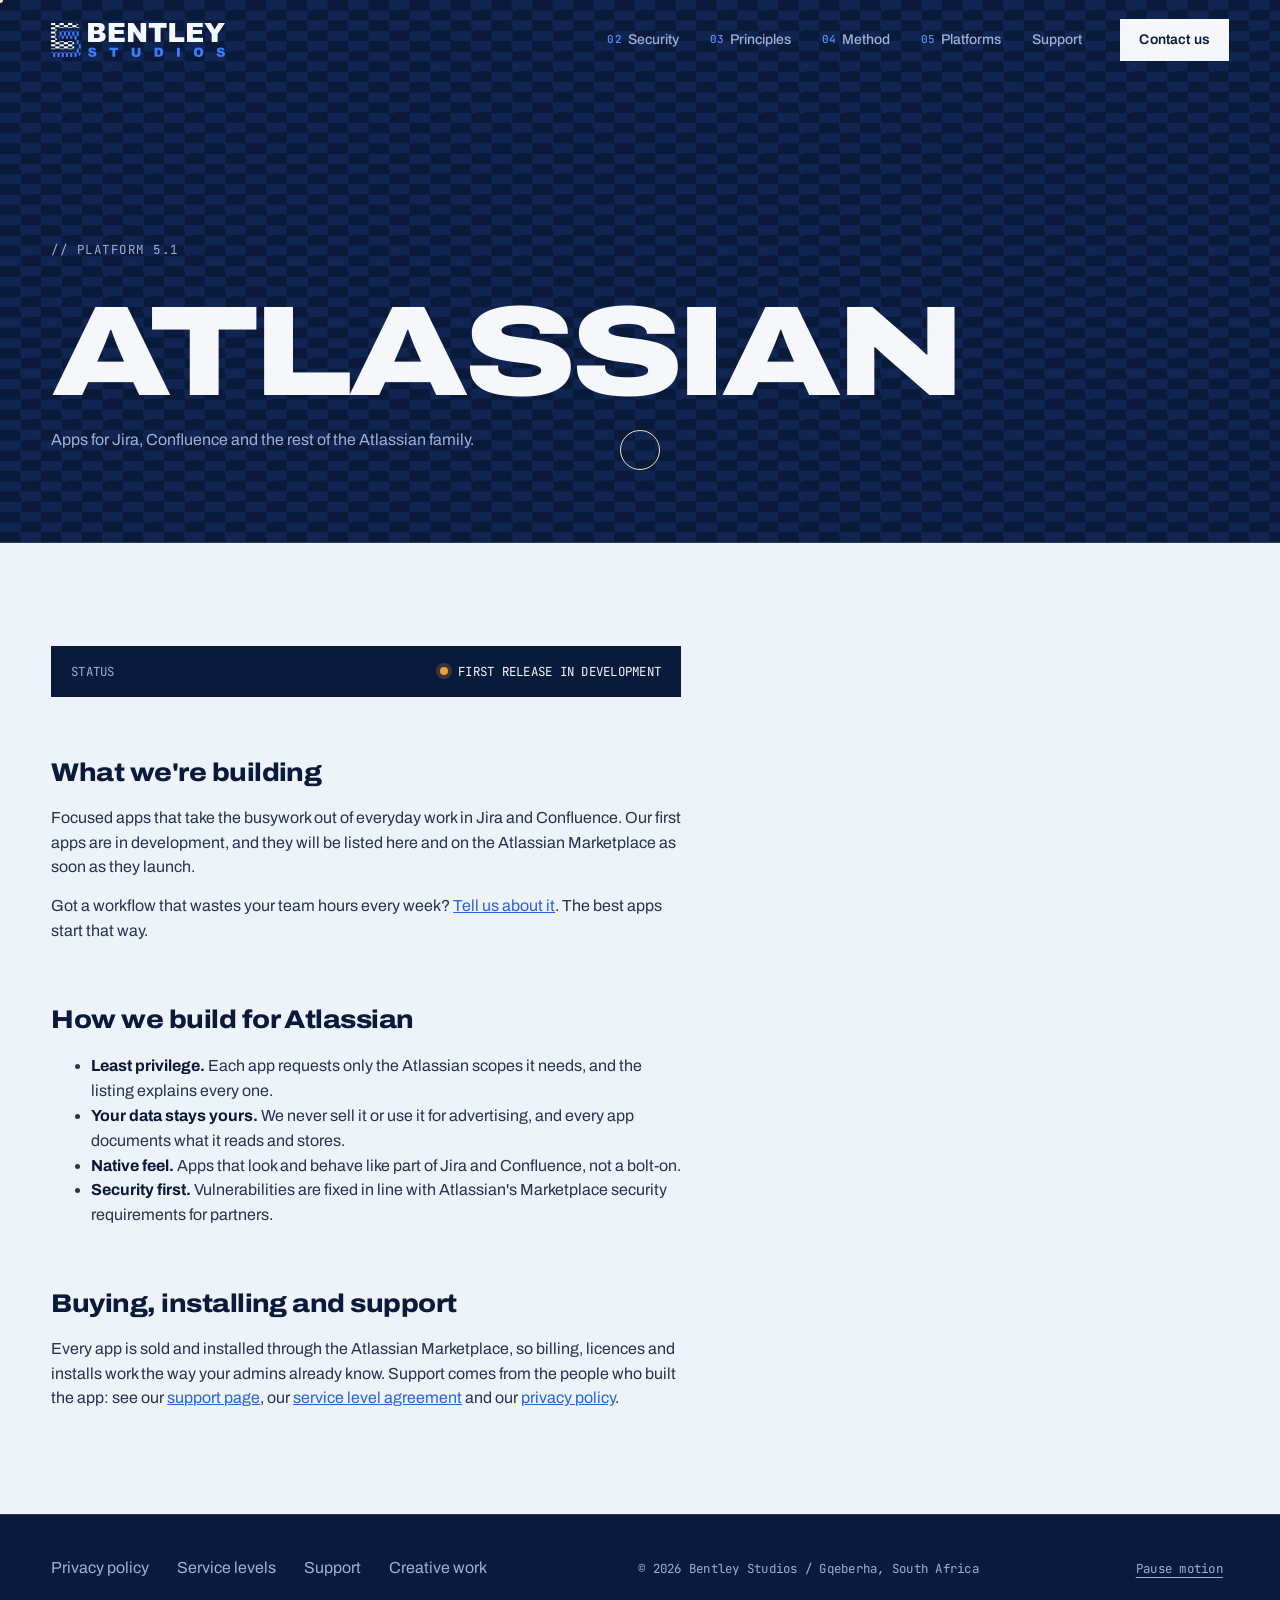
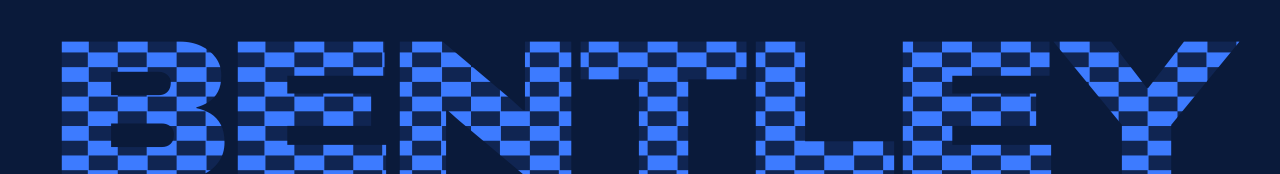
<file: atlassian.html>
<!doctype html>
<html lang="en-ZA">
<head>
  <meta charset="utf-8">
  <meta name="viewport" content="width=device-width, initial-scale=1">
  <title>Atlassian apps | Bentley Studios</title>
  <meta name="description" content="Secure, privacy-first apps for Jira, Confluence and other Atlassian products, from Bentley Studios. Status, approach and support.">
  <link rel="canonical" href="https://duncanbentley.github.io/bentley-studios-dev/atlassian.html">
  <meta property="og:type" content="website">
  <meta property="og:title" content="Atlassian apps | Bentley Studios">
  <meta property="og:description" content="Secure, privacy-first apps for Jira, Confluence and other Atlassian products, from Bentley Studios. Status, approach and support.">
  <meta property="og:url" content="https://duncanbentley.github.io/bentley-studios-dev/atlassian.html">
  <meta property="og:image" content="https://duncanbentley.github.io/bentley-studios-dev/assets/social-card.png">
  <meta property="og:image:alt" content="The Bentley Studios logo: a checkered navy and blue B beside the words Bentley Studios.">
  <meta name="twitter:card" content="summary_large_image">
  <meta name="theme-color" content="#0a1a3a">
  <meta name="color-scheme" content="dark light">
  <link rel="icon" href="assets/mark.svg" type="image/svg+xml">
  <link rel="icon" href="assets/favicon.png" type="image/png">
  <link rel="apple-touch-icon" href="assets/apple-touch-icon.png">
  <link rel="preconnect" href="https://fonts.googleapis.com">
  <link rel="preconnect" href="https://fonts.gstatic.com" crossorigin>
  <link rel="stylesheet" href="https://fonts.googleapis.com/css2?family=Archivo:wdth,wght@62..125,300..900&amp;family=JetBrains+Mono:wght@400;500&amp;display=swap">
  <link rel="stylesheet" href="assets/v2.css">
  <script>document.documentElement.classList.add('js','seen')</script>
  <script src="assets/v2.js" defer></script>
</head>
<body>
  <a class="skip-link" href="#main">Skip to content</a>
  <div class="cursor" aria-hidden="true"><span class="cursor__dot"></span><span class="cursor__ring"></span></div>
  <header class="hdr is-solid" data-hdr>
    <a class="hdr__brand" href="./" aria-label="Bentley Studios home">
      <img src="assets/lockup-dark.svg" alt="" width="1635" height="320">
    </a>
    <nav class="hdr__nav" aria-label="Main">
      <a href="./#security"><span class="mono">02</span> Security</a>
      <a href="./#principles"><span class="mono">03</span> Principles</a>
      <a href="./#method"><span class="mono">04</span> Method</a>
      <a href="./#platforms"><span class="mono">05</span> Platforms</a>
      <a href="support.html">Support</a>
    </nav>
    <a class="btn btn--sm" href="./#contact">Contact us</a>
  </header>

  <main id="main">
    <section class="page-head" data-theme="dark">
      <div class="wrap">
        <p class="label mono" data-scramble>// Platform 5.1</p>
        <h1>Atlassian</h1>
        <p>Apps for Jira, Confluence and the rest of the Atlassian family.</p>
      </div>
    </section>
    <section class="page-body" data-theme="light">
      <div class="wrap">
        <article class="prose">
          <div class="statusbar">
            <span class="mono statusbar__k">Status</span>
            <span class="mono statusbar__v"><span class="plat__led plat__led--amber"></span>First release in development</span>
          </div>

          <h2>What we're building</h2>
          <p>Focused apps that take the busywork out of everyday work in Jira and Confluence. Our first apps are in development, and they will be listed here and on the Atlassian Marketplace as soon as they launch.</p>
          <p>Got a workflow that wastes your team hours every week? <a href="mailto:duncanmarcbentley@gmail.com?subject=Atlassian%20app%20idea">Tell us about it</a>. The best apps start that way.</p>

          <h2>How we build for Atlassian</h2>
          <ul>
            <li><strong>Least privilege.</strong> Each app requests only the Atlassian scopes it needs, and the listing explains every one.</li>
            <li><strong>Your data stays yours.</strong> We never sell it or use it for advertising, and every app documents what it reads and stores.</li>
            <li><strong>Native feel.</strong> Apps that look and behave like part of Jira and Confluence, not a bolt-on.</li>
            <li><strong>Security first.</strong> Vulnerabilities are fixed in line with Atlassian's Marketplace security requirements for partners.</li>
          </ul>

          <h2>Buying, installing and support</h2>
          <p>Every app is sold and installed through the Atlassian Marketplace, so billing, licences and installs work the way your admins already know. Support comes from the people who built the app: see our <a href="support.html">support page</a>, our <a href="sla.html">service level agreement</a> and our <a href="privacy.html">privacy policy</a>.</p>
        </article>
      </div>
    </section>
  </main>

  <footer class="ftr" data-theme="dark">
    <div class="wrap ftr__top">
      <nav class="ftr__nav" aria-label="Footer">
        <a href="privacy.html">Privacy policy</a>
        <a href="sla.html">Service levels</a>
        <a href="support.html">Support</a>
        <a href="https://duncanbentley.github.io/bentley-studios/">Creative work</a>
      </nav>
      <p class="mono ftr__meta">&copy; <span data-year>2026</span> Bentley Studios / Gqeberha, South Africa</p>
      <button class="mono ftr__motion" type="button" data-motion-toggle aria-pressed="false">Pause motion</button>
    </div>
    <p class="ftr__word" aria-hidden="true">BENTLEY</p>
  </footer>
</body>
</html>
</file>
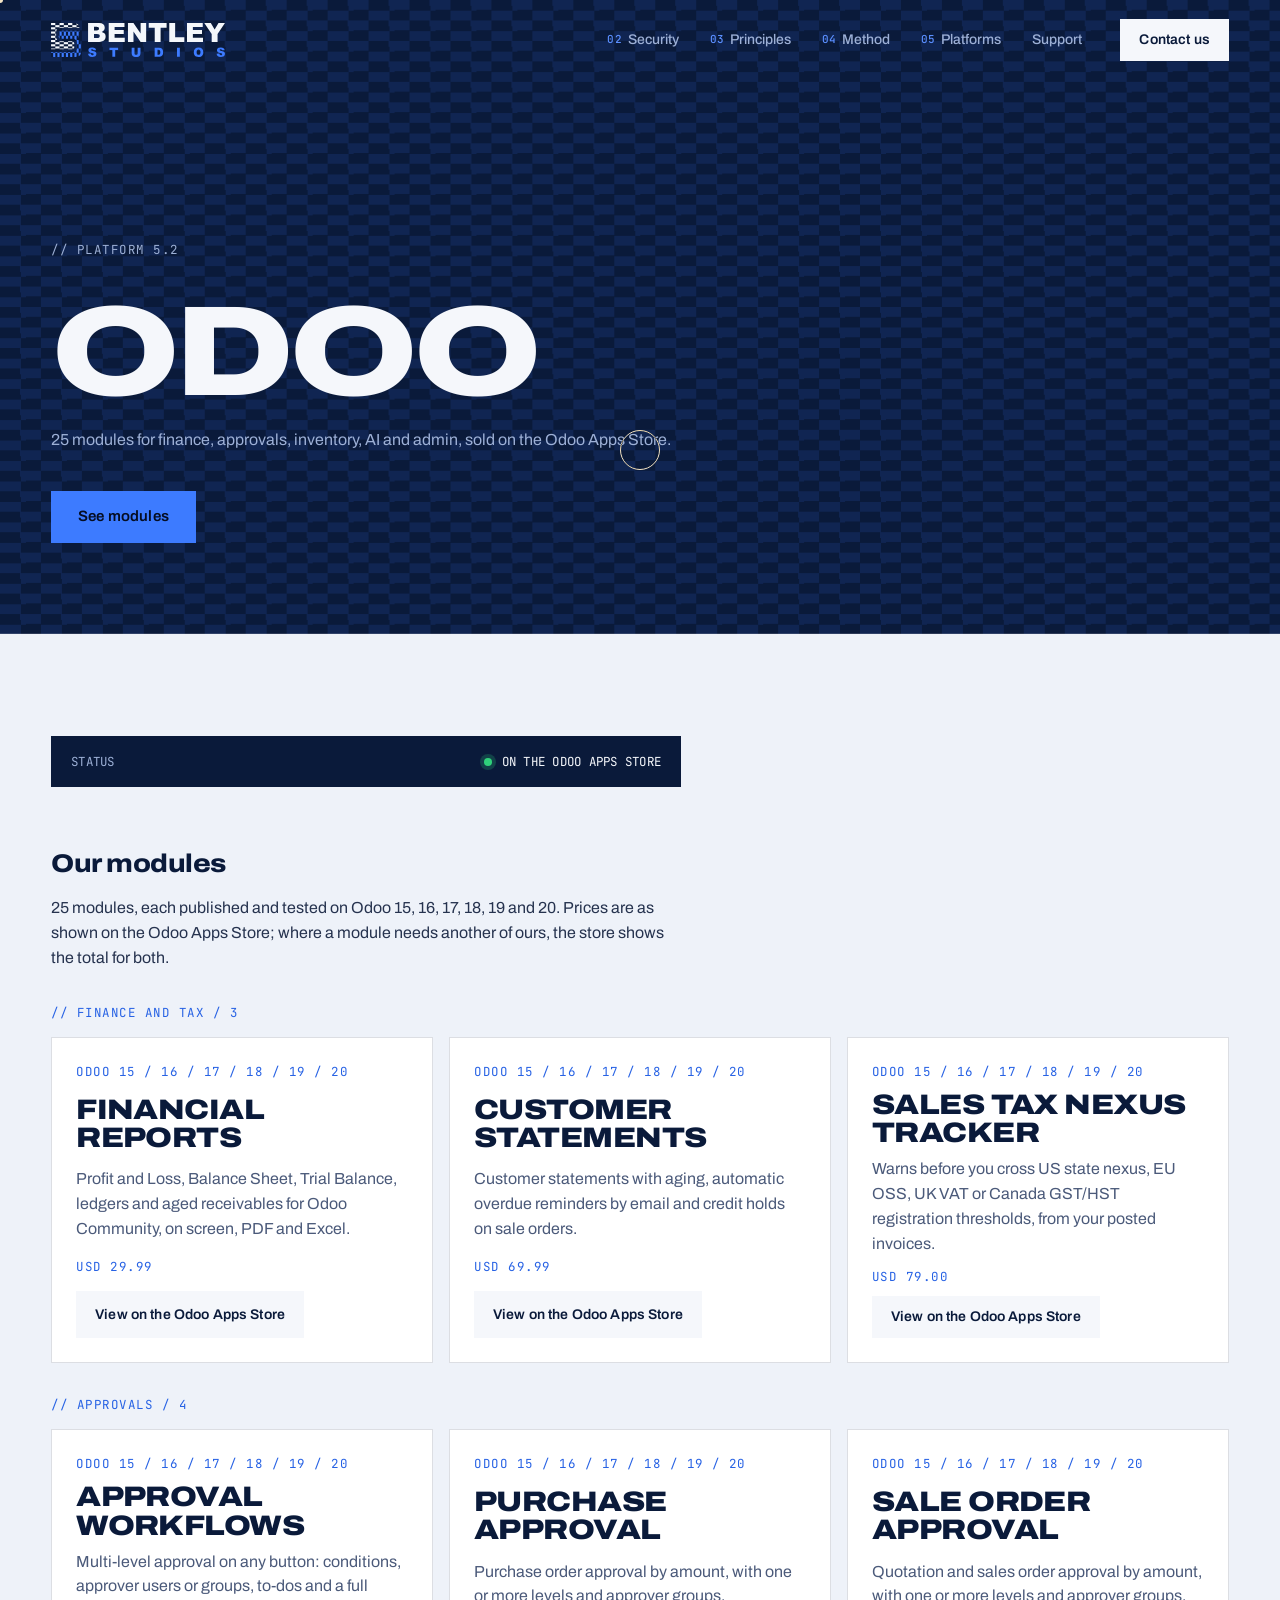
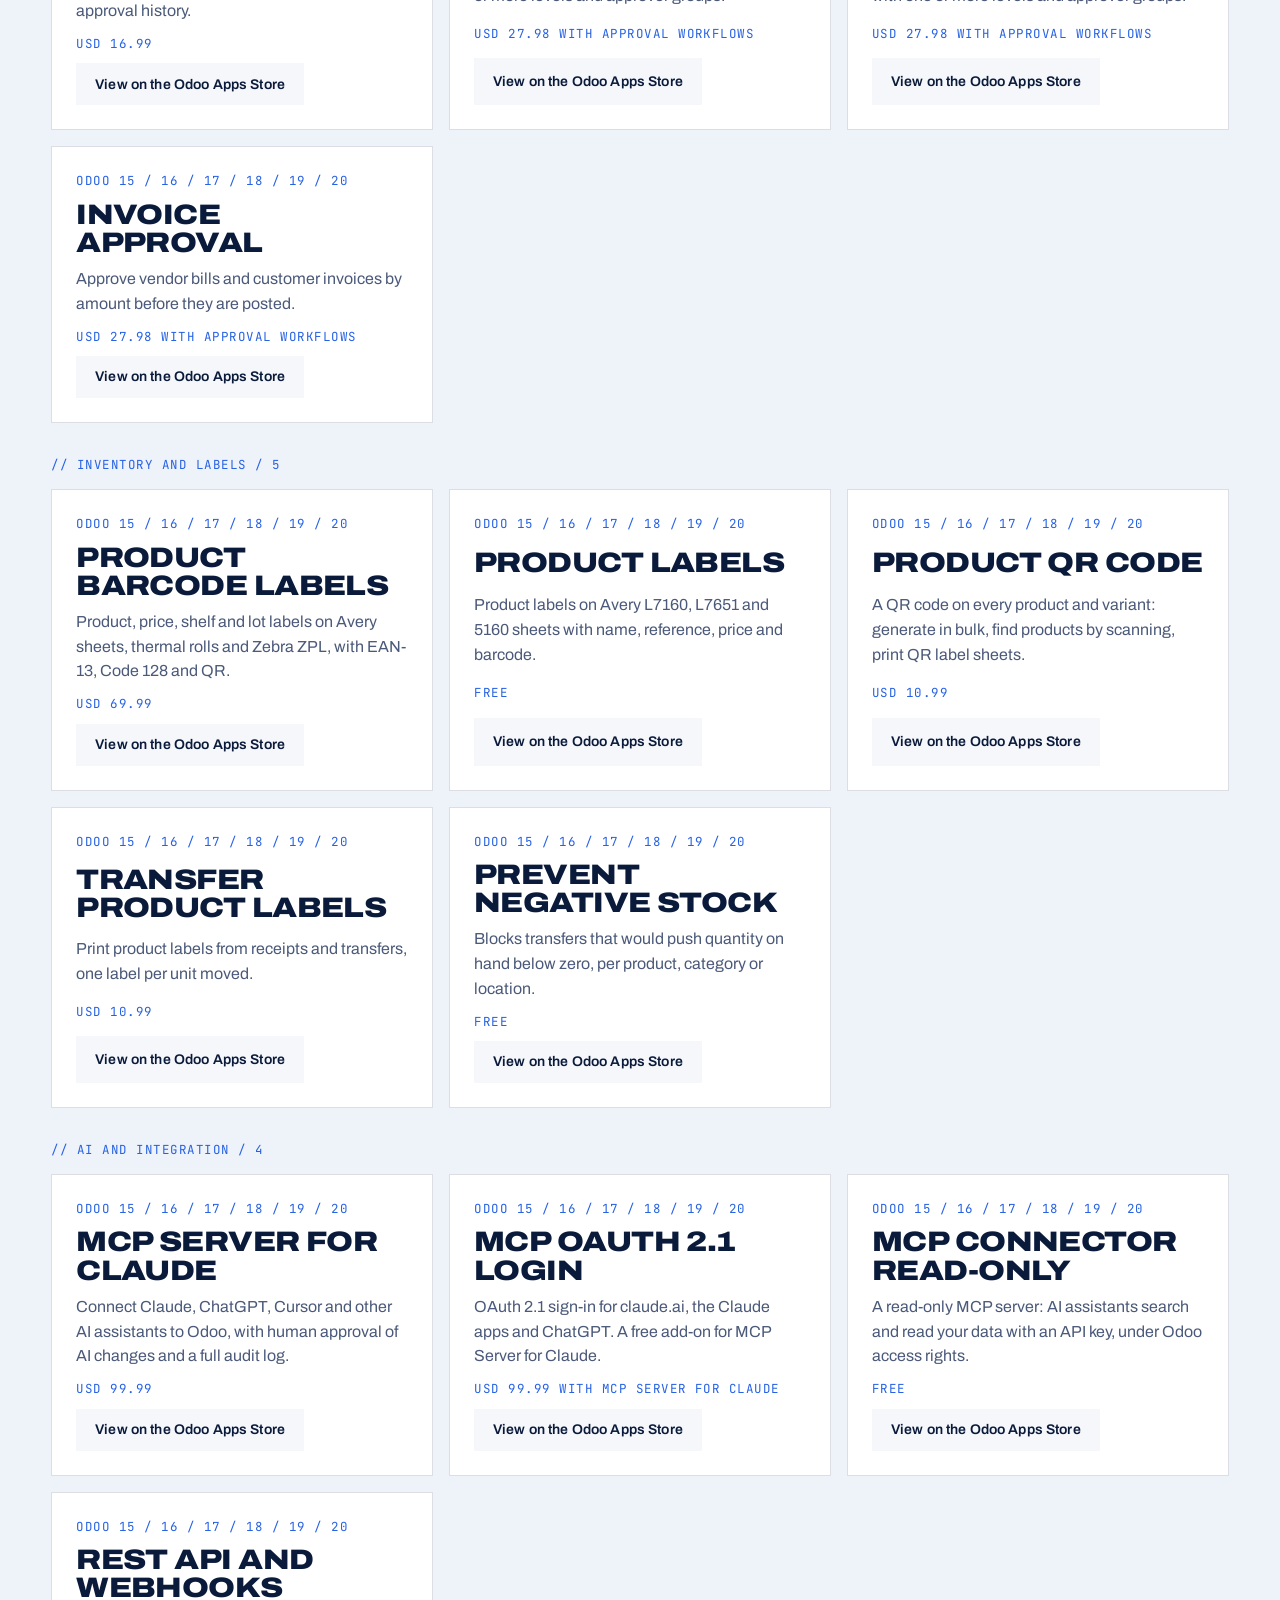
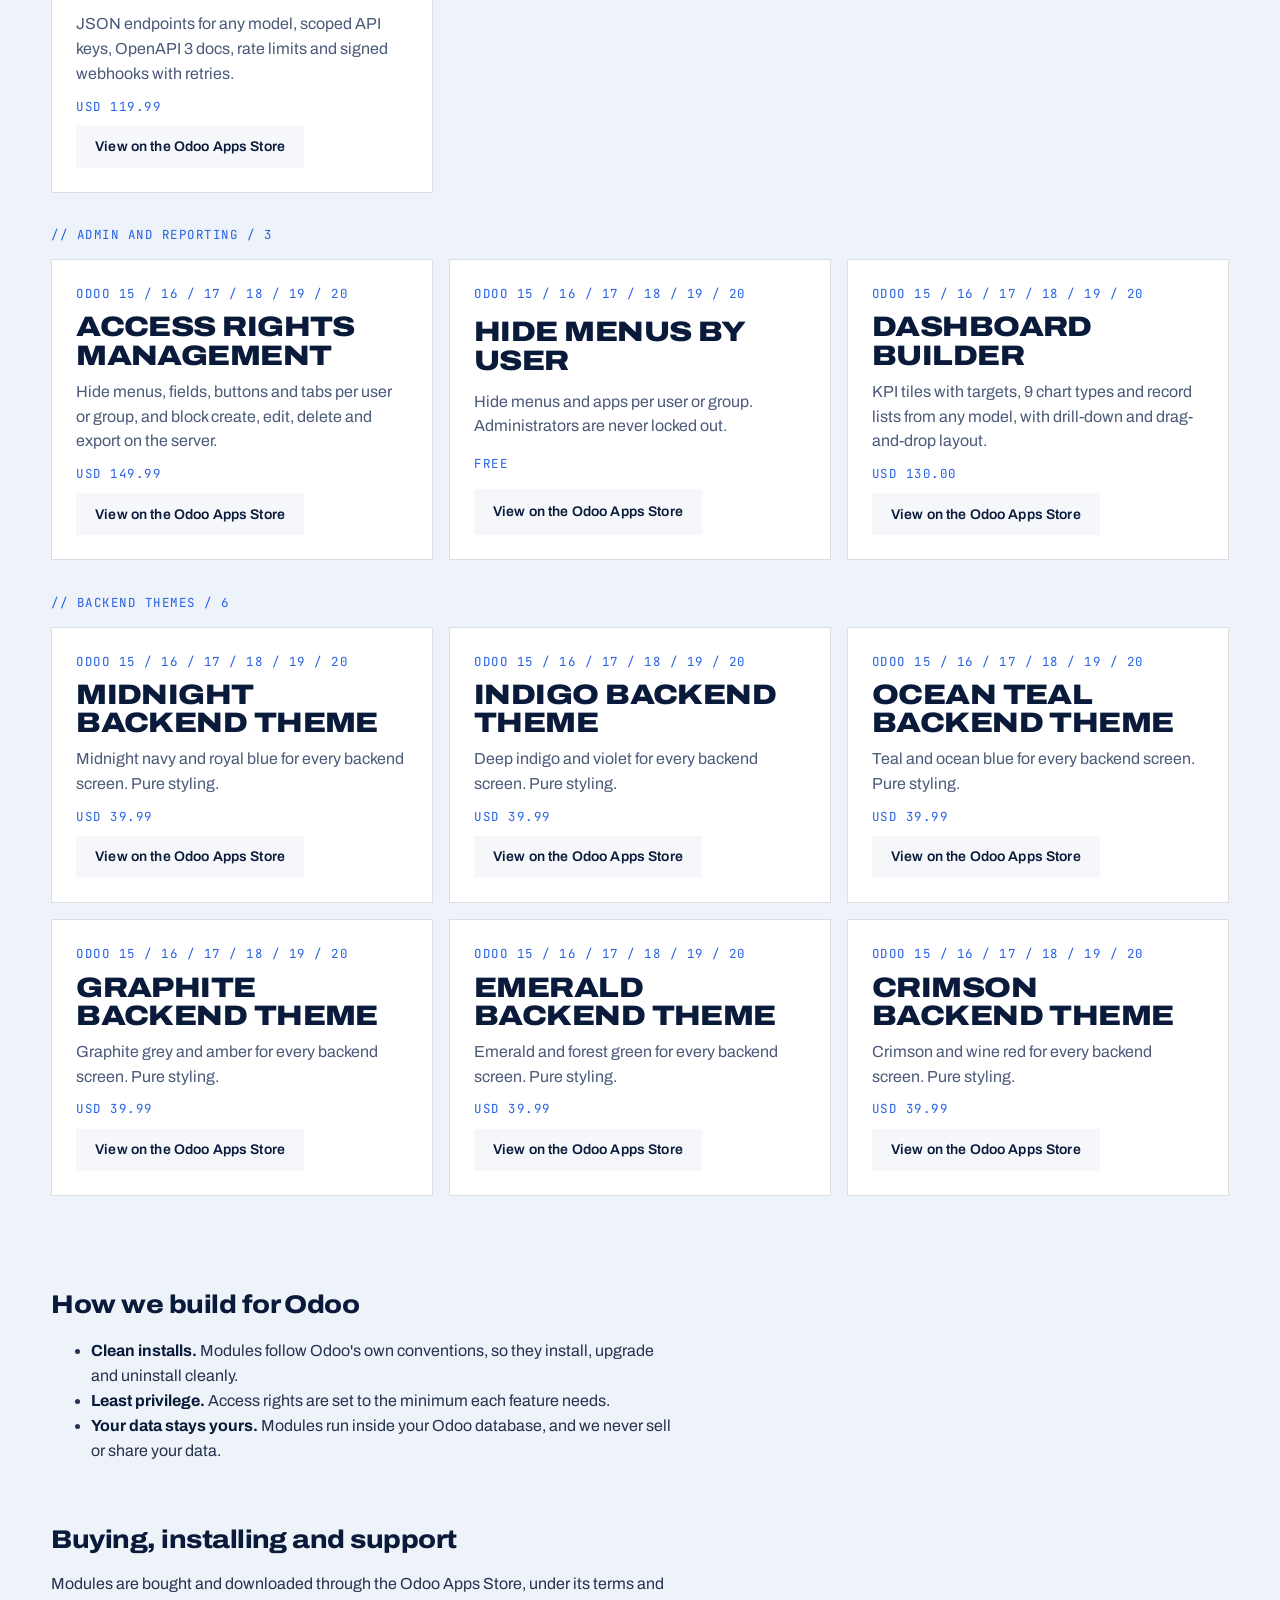
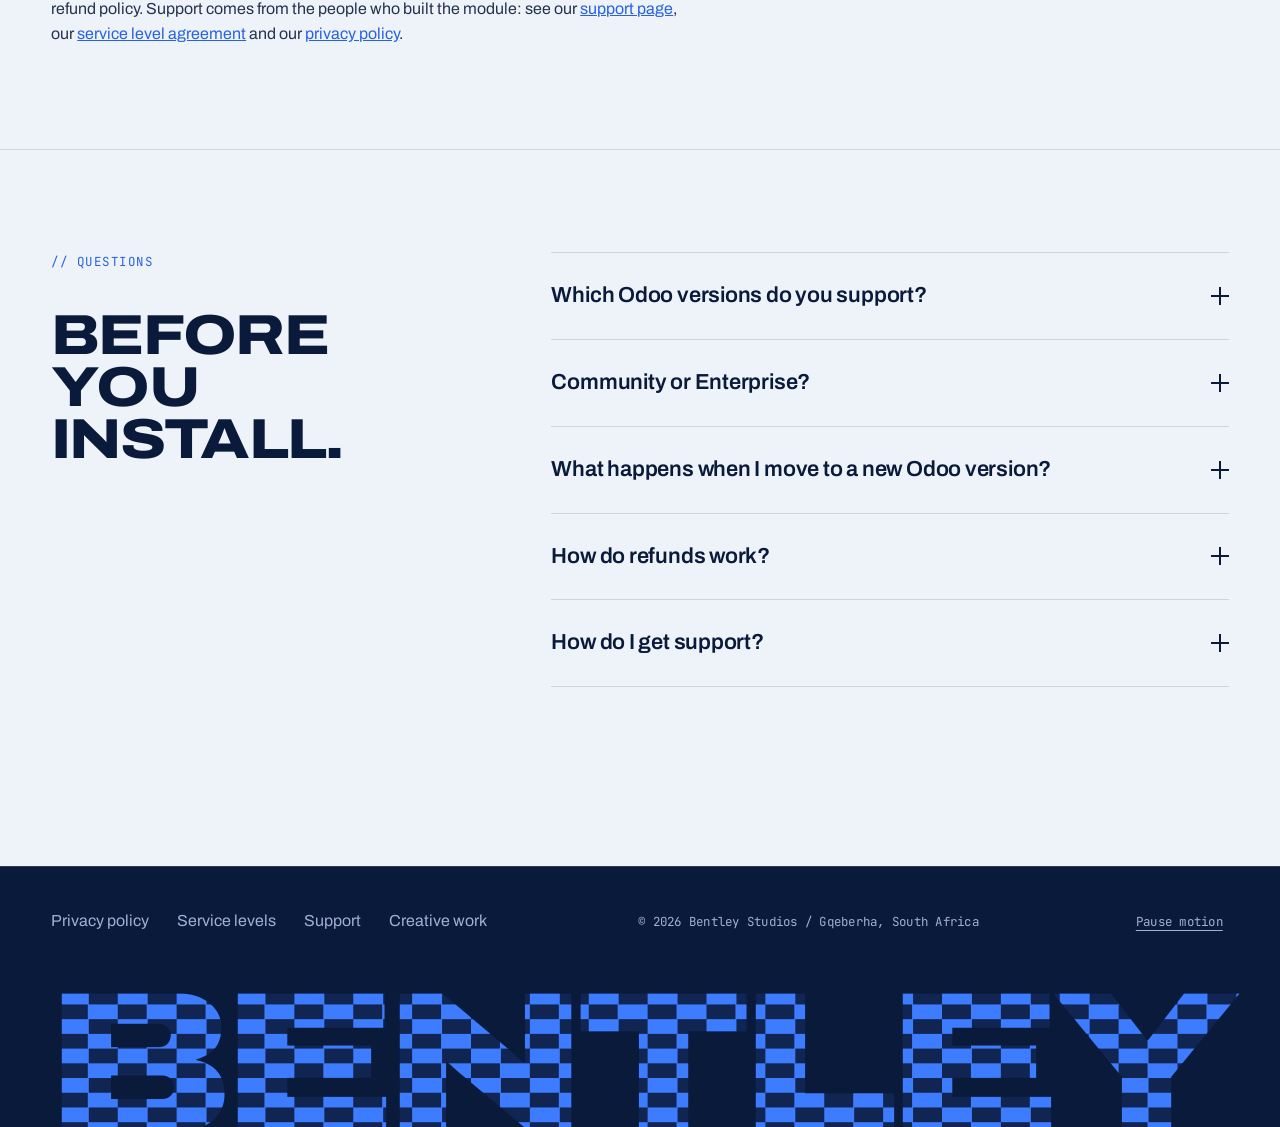
<file: odoo.html>
<!doctype html>
<html lang="en-ZA">
<head>
  <meta charset="utf-8">
  <meta name="viewport" content="width=device-width, initial-scale=1">
  <title>Odoo modules | Bentley Studios</title>
  <meta name="description" content="Secure, well-built Odoo modules from Bentley Studios, sold on the Odoo Apps Store. Supported versions, install, updates and support.">
  <link rel="canonical" href="https://duncanbentley.github.io/bentley-studios-dev/odoo.html">
  <meta property="og:type" content="website">
  <meta property="og:title" content="Odoo modules | Bentley Studios">
  <meta property="og:description" content="Secure, well-built Odoo modules from Bentley Studios, sold on the Odoo Apps Store. Supported versions, install, updates and support.">
  <meta property="og:url" content="https://duncanbentley.github.io/bentley-studios-dev/odoo.html">
  <meta property="og:image" content="https://duncanbentley.github.io/bentley-studios-dev/assets/social-card.png">
  <meta property="og:image:alt" content="The Bentley Studios logo: a checkered navy and blue B beside the words Bentley Studios.">
  <meta name="twitter:card" content="summary_large_image">
  <meta name="theme-color" content="#0a1a3a">
  <meta name="color-scheme" content="dark light">
  <link rel="icon" href="assets/mark.svg" type="image/svg+xml">
  <link rel="icon" href="assets/favicon.png" type="image/png">
  <link rel="apple-touch-icon" href="assets/apple-touch-icon.png">
  <link rel="preconnect" href="https://fonts.googleapis.com">
  <link rel="preconnect" href="https://fonts.gstatic.com" crossorigin>
  <link rel="stylesheet" href="https://fonts.googleapis.com/css2?family=Archivo:wdth,wght@62..125,300..900&amp;family=JetBrains+Mono:wght@400;500&amp;display=swap">
  <link rel="stylesheet" href="assets/v2.css">
  <script>document.documentElement.classList.add('js','seen')</script>
  <script src="assets/v2.js" defer></script>
  <!-- awl-allow craft.fake-testimonials: "Sales Tax Nexus Tracker" is a real product name on the Odoo Apps Store, not a placeholder brand -->
  <!-- awl-allow craft.acid-dark: navy #0A1A3A and blue #3D7BFF are the owner's brand colours, supplied in the brief -->
  <!-- awl-allow craft.mono-labels: the mono readouts are the brand's security-console voice (status, index, scramble) -->
  <!-- awl-allow craft.gradient-text: the footer wordmark is filled with the logo's op-art brick pattern, not a gradient -->
  <!-- awl-allow conv.social-proof: no reviews or customer logos yet on the Odoo Apps Store; nothing will be invented -->
</head>
<body>
  <a class="skip-link" href="#main">Skip to content</a>
  <div class="cursor" aria-hidden="true"><span class="cursor__dot"></span><span class="cursor__ring"></span></div>
  <header class="hdr is-solid" data-hdr>
    <a class="hdr__brand" href="./" aria-label="Bentley Studios home">
      <img src="assets/lockup-dark.svg" alt="" width="1635" height="320">
    </a>
    <nav class="hdr__nav" aria-label="Main">
      <a href="./#security"><span class="mono">02</span> Security</a>
      <a href="./#principles"><span class="mono">03</span> Principles</a>
      <a href="./#method"><span class="mono">04</span> Method</a>
      <a href="./#platforms"><span class="mono">05</span> Platforms</a>
      <a href="support.html">Support</a>
    </nav>
    <a class="btn btn--sm" href="./#contact">Contact us</a>
  </header>

  <main id="main">
    <section class="page-head" data-theme="dark">
      <div class="wrap">
        <p class="label mono" data-scramble>// Platform 5.2</p>
        <h1>Odoo</h1>
        <p>25 modules for finance, approvals, inventory, AI and admin, sold on the Odoo Apps Store.</p>
        <p class="page-head__cta"><a class="btn btn--blue" href="#modules">See modules</a></p>
      </div>
    </section>
    <section class="page-body" data-theme="light">
      <div class="wrap">
        <article class="prose">
          <div class="statusbar">
            <span class="mono statusbar__k">Status</span>
            <span class="mono statusbar__v"><span class="plat__led plat__led--live"></span>On the Odoo Apps Store</span>
          </div>

          <h2 id="modules">Our modules</h2>
          <p>25 modules, each published and tested on Odoo 15, 16, 17, 18, 19 and 20. Prices are as shown on the Odoo Apps Store; where a module needs another of ours, the store shows the total for both.</p>
        </article>
        <div class="mods-all">
          <p class="label mono mods__group">// Finance and tax / 3</p>
          <div class="mods">
            <article class="mod">
              <p class="mono mod__ver">Odoo 15 / 16 / 17 / 18 / 19 / 20</p>
              <h3 class="mod__name">Financial Reports</h3>
              <p class="mod__job">Profit and Loss, Balance Sheet, Trial Balance, ledgers and aged receivables for Odoo Community, on screen, PDF and Excel.</p>
              <p class="mono mod__price">USD 29.99</p>
              <a class="btn btn--sm" href="https://apps.odoo.com/apps/modules/19.0/community_financial_reports" aria-label="View Financial Reports on the Odoo Apps Store">View on the Odoo Apps Store</a>
            </article>
            <article class="mod">
              <p class="mono mod__ver">Odoo 15 / 16 / 17 / 18 / 19 / 20</p>
              <h3 class="mod__name">Customer Statements</h3>
              <p class="mod__job">Customer statements with aging, automatic overdue reminders by email and credit holds on sale orders.</p>
              <p class="mono mod__price">USD 69.99</p>
              <a class="btn btn--sm" href="https://apps.odoo.com/apps/modules/19.0/bs_credit_control" aria-label="View Customer Statements on the Odoo Apps Store">View on the Odoo Apps Store</a>
            </article>
            <article class="mod">
              <p class="mono mod__ver">Odoo 15 / 16 / 17 / 18 / 19 / 20</p>
              <h3 class="mod__name">Sales Tax Nexus Tracker</h3>
              <p class="mod__job">Warns before you cross US state nexus, EU OSS, UK VAT or Canada GST/HST registration thresholds, from your posted invoices.</p>
              <p class="mono mod__price">USD 79.00</p>
              <a class="btn btn--sm" href="https://apps.odoo.com/apps/modules/19.0/bs_sales_tax_nexus" aria-label="View Sales Tax Nexus Tracker on the Odoo Apps Store">View on the Odoo Apps Store</a>
            </article>
          </div>
          <p class="label mono mods__group">// Approvals / 4</p>
          <div class="mods">
            <article class="mod">
              <p class="mono mod__ver">Odoo 15 / 16 / 17 / 18 / 19 / 20</p>
              <h3 class="mod__name">Approval Workflows</h3>
              <p class="mod__job">Multi-level approval on any button: conditions, approver users or groups, to-dos and a full approval history.</p>
              <p class="mono mod__price">USD 16.99</p>
              <a class="btn btn--sm" href="https://apps.odoo.com/apps/modules/19.0/smart_approvals" aria-label="View Approval Workflows on the Odoo Apps Store">View on the Odoo Apps Store</a>
            </article>
            <article class="mod">
              <p class="mono mod__ver">Odoo 15 / 16 / 17 / 18 / 19 / 20</p>
              <h3 class="mod__name">Purchase Approval</h3>
              <p class="mod__job">Purchase order approval by amount, with one or more levels and approver groups.</p>
              <p class="mono mod__price">USD 27.98 with Approval Workflows</p>
              <a class="btn btn--sm" href="https://apps.odoo.com/apps/modules/19.0/bs_purchase_approval" aria-label="View Purchase Approval on the Odoo Apps Store">View on the Odoo Apps Store</a>
            </article>
            <article class="mod">
              <p class="mono mod__ver">Odoo 15 / 16 / 17 / 18 / 19 / 20</p>
              <h3 class="mod__name">Sale Order Approval</h3>
              <p class="mod__job">Quotation and sales order approval by amount, with one or more levels and approver groups.</p>
              <p class="mono mod__price">USD 27.98 with Approval Workflows</p>
              <a class="btn btn--sm" href="https://apps.odoo.com/apps/modules/19.0/bs_sale_approval" aria-label="View Sale Order Approval on the Odoo Apps Store">View on the Odoo Apps Store</a>
            </article>
            <article class="mod">
              <p class="mono mod__ver">Odoo 15 / 16 / 17 / 18 / 19 / 20</p>
              <h3 class="mod__name">Invoice Approval</h3>
              <p class="mod__job">Approve vendor bills and customer invoices by amount before they are posted.</p>
              <p class="mono mod__price">USD 27.98 with Approval Workflows</p>
              <a class="btn btn--sm" href="https://apps.odoo.com/apps/modules/19.0/bs_invoice_approval" aria-label="View Invoice Approval on the Odoo Apps Store">View on the Odoo Apps Store</a>
            </article>
          </div>
          <p class="label mono mods__group">// Inventory and labels / 5</p>
          <div class="mods">
            <article class="mod">
              <p class="mono mod__ver">Odoo 15 / 16 / 17 / 18 / 19 / 20</p>
              <h3 class="mod__name">Product Barcode Labels</h3>
              <p class="mod__job">Product, price, shelf and lot labels on Avery sheets, thermal rolls and Zebra ZPL, with EAN-13, Code 128 and QR.</p>
              <p class="mono mod__price">USD 69.99</p>
              <a class="btn btn--sm" href="https://apps.odoo.com/apps/modules/19.0/bs_label_studio" aria-label="View Product Barcode Labels on the Odoo Apps Store">View on the Odoo Apps Store</a>
            </article>
            <article class="mod">
              <p class="mono mod__ver">Odoo 15 / 16 / 17 / 18 / 19 / 20</p>
              <h3 class="mod__name">Product Labels</h3>
              <p class="mod__job">Product labels on Avery L7160, L7651 and 5160 sheets with name, reference, price and barcode.</p>
              <p class="mono mod__price">Free</p>
              <a class="btn btn--sm" href="https://apps.odoo.com/apps/modules/19.0/bs_product_labels" aria-label="View Product Labels on the Odoo Apps Store">View on the Odoo Apps Store</a>
            </article>
            <article class="mod">
              <p class="mono mod__ver">Odoo 15 / 16 / 17 / 18 / 19 / 20</p>
              <h3 class="mod__name">Product QR Code</h3>
              <p class="mod__job">A QR code on every product and variant: generate in bulk, find products by scanning, print QR label sheets.</p>
              <p class="mono mod__price">USD 10.99</p>
              <a class="btn btn--sm" href="https://apps.odoo.com/apps/modules/19.0/bs_product_qrcode" aria-label="View Product QR Code on the Odoo Apps Store">View on the Odoo Apps Store</a>
            </article>
            <article class="mod">
              <p class="mono mod__ver">Odoo 15 / 16 / 17 / 18 / 19 / 20</p>
              <h3 class="mod__name">Transfer Product Labels</h3>
              <p class="mod__job">Print product labels from receipts and transfers, one label per unit moved.</p>
              <p class="mono mod__price">USD 10.99</p>
              <a class="btn btn--sm" href="https://apps.odoo.com/apps/modules/19.0/bs_picking_labels" aria-label="View Transfer Product Labels on the Odoo Apps Store">View on the Odoo Apps Store</a>
            </article>
            <article class="mod">
              <p class="mono mod__ver">Odoo 15 / 16 / 17 / 18 / 19 / 20</p>
              <h3 class="mod__name">Prevent Negative Stock</h3>
              <p class="mod__job">Blocks transfers that would push quantity on hand below zero, per product, category or location.</p>
              <p class="mono mod__price">Free</p>
              <a class="btn btn--sm" href="https://apps.odoo.com/apps/modules/19.0/bs_stock_no_negative" aria-label="View Prevent Negative Stock on the Odoo Apps Store">View on the Odoo Apps Store</a>
            </article>
          </div>
          <p class="label mono mods__group">// AI and integration / 4</p>
          <div class="mods">
            <article class="mod">
              <p class="mono mod__ver">Odoo 15 / 16 / 17 / 18 / 19 / 20</p>
              <h3 class="mod__name">MCP Server for Claude</h3>
              <p class="mod__job">Connect Claude, ChatGPT, Cursor and other AI assistants to Odoo, with human approval of AI changes and a full audit log.</p>
              <p class="mono mod__price">USD 99.99</p>
              <a class="btn btn--sm" href="https://apps.odoo.com/apps/modules/19.0/mcp_gatekeeper" aria-label="View MCP Server for Claude on the Odoo Apps Store">View on the Odoo Apps Store</a>
            </article>
            <article class="mod">
              <p class="mono mod__ver">Odoo 15 / 16 / 17 / 18 / 19 / 20</p>
              <h3 class="mod__name">MCP OAuth 2.1 Login</h3>
              <p class="mod__job">OAuth 2.1 sign-in for claude.ai, the Claude apps and ChatGPT. A free add-on for MCP Server for Claude.</p>
              <p class="mono mod__price">USD 99.99 with MCP Server for Claude</p>
              <a class="btn btn--sm" href="https://apps.odoo.com/apps/modules/19.0/mcp_gatekeeper_oauth" aria-label="View MCP OAuth 2.1 Login on the Odoo Apps Store">View on the Odoo Apps Store</a>
            </article>
            <article class="mod">
              <p class="mono mod__ver">Odoo 15 / 16 / 17 / 18 / 19 / 20</p>
              <h3 class="mod__name">MCP Connector Read-only</h3>
              <p class="mod__job">A read-only MCP server: AI assistants search and read your data with an API key, under Odoo access rights.</p>
              <p class="mono mod__price">Free</p>
              <a class="btn btn--sm" href="https://apps.odoo.com/apps/modules/19.0/bs_mcp_readonly" aria-label="View MCP Connector Read-only on the Odoo Apps Store">View on the Odoo Apps Store</a>
            </article>
            <article class="mod">
              <p class="mono mod__ver">Odoo 15 / 16 / 17 / 18 / 19 / 20</p>
              <h3 class="mod__name">REST API and Webhooks</h3>
              <p class="mod__job">JSON endpoints for any model, scoped API keys, OpenAPI 3 docs, rate limits and signed webhooks with retries.</p>
              <p class="mono mod__price">USD 119.99</p>
              <a class="btn btn--sm" href="https://apps.odoo.com/apps/modules/19.0/bs_rest_api" aria-label="View REST API and Webhooks on the Odoo Apps Store">View on the Odoo Apps Store</a>
            </article>
          </div>
          <p class="label mono mods__group">// Admin and reporting / 3</p>
          <div class="mods">
            <article class="mod">
              <p class="mono mod__ver">Odoo 15 / 16 / 17 / 18 / 19 / 20</p>
              <h3 class="mod__name">Access Rights Management</h3>
              <p class="mod__job">Hide menus, fields, buttons and tabs per user or group, and block create, edit, delete and export on the server.</p>
              <p class="mono mod__price">USD 149.99</p>
              <a class="btn btn--sm" href="https://apps.odoo.com/apps/modules/19.0/bs_access_guard" aria-label="View Access Rights Management on the Odoo Apps Store">View on the Odoo Apps Store</a>
            </article>
            <article class="mod">
              <p class="mono mod__ver">Odoo 15 / 16 / 17 / 18 / 19 / 20</p>
              <h3 class="mod__name">Hide Menus by User</h3>
              <p class="mod__job">Hide menus and apps per user or group. Administrators are never locked out.</p>
              <p class="mono mod__price">Free</p>
              <a class="btn btn--sm" href="https://apps.odoo.com/apps/modules/19.0/bs_hide_menu" aria-label="View Hide Menus by User on the Odoo Apps Store">View on the Odoo Apps Store</a>
            </article>
            <article class="mod">
              <p class="mono mod__ver">Odoo 15 / 16 / 17 / 18 / 19 / 20</p>
              <h3 class="mod__name">Dashboard Builder</h3>
              <p class="mod__job">KPI tiles with targets, 9 chart types and record lists from any model, with drill-down and drag-and-drop layout.</p>
              <p class="mono mod__price">USD 130.00</p>
              <a class="btn btn--sm" href="https://apps.odoo.com/apps/modules/19.0/bs_dashboard_studio" aria-label="View Dashboard Builder on the Odoo Apps Store">View on the Odoo Apps Store</a>
            </article>
          </div>
          <p class="label mono mods__group">// Backend themes / 6</p>
          <div class="mods">
            <article class="mod">
              <p class="mono mod__ver">Odoo 15 / 16 / 17 / 18 / 19 / 20</p>
              <h3 class="mod__name">Midnight Backend Theme</h3>
              <p class="mod__job">Midnight navy and royal blue for every backend screen. Pure styling.</p>
              <p class="mono mod__price">USD 39.99</p>
              <a class="btn btn--sm" href="https://apps.odoo.com/apps/themes/19.0/bs_backend_midnight" aria-label="View Midnight Backend Theme on the Odoo Apps Store">View on the Odoo Apps Store</a>
            </article>
            <article class="mod">
              <p class="mono mod__ver">Odoo 15 / 16 / 17 / 18 / 19 / 20</p>
              <h3 class="mod__name">Indigo Backend Theme</h3>
              <p class="mod__job">Deep indigo and violet for every backend screen. Pure styling.</p>
              <p class="mono mod__price">USD 39.99</p>
              <a class="btn btn--sm" href="https://apps.odoo.com/apps/themes/19.0/bs_backend_indigo" aria-label="View Indigo Backend Theme on the Odoo Apps Store">View on the Odoo Apps Store</a>
            </article>
            <article class="mod">
              <p class="mono mod__ver">Odoo 15 / 16 / 17 / 18 / 19 / 20</p>
              <h3 class="mod__name">Ocean Teal Backend Theme</h3>
              <p class="mod__job">Teal and ocean blue for every backend screen. Pure styling.</p>
              <p class="mono mod__price">USD 39.99</p>
              <a class="btn btn--sm" href="https://apps.odoo.com/apps/themes/19.0/bs_backend_ocean" aria-label="View Ocean Teal Backend Theme on the Odoo Apps Store">View on the Odoo Apps Store</a>
            </article>
            <article class="mod">
              <p class="mono mod__ver">Odoo 15 / 16 / 17 / 18 / 19 / 20</p>
              <h3 class="mod__name">Graphite Backend Theme</h3>
              <p class="mod__job">Graphite grey and amber for every backend screen. Pure styling.</p>
              <p class="mono mod__price">USD 39.99</p>
              <a class="btn btn--sm" href="https://apps.odoo.com/apps/themes/19.0/bs_backend_graphite" aria-label="View Graphite Backend Theme on the Odoo Apps Store">View on the Odoo Apps Store</a>
            </article>
            <article class="mod">
              <p class="mono mod__ver">Odoo 15 / 16 / 17 / 18 / 19 / 20</p>
              <h3 class="mod__name">Emerald Backend Theme</h3>
              <p class="mod__job">Emerald and forest green for every backend screen. Pure styling.</p>
              <p class="mono mod__price">USD 39.99</p>
              <a class="btn btn--sm" href="https://apps.odoo.com/apps/themes/19.0/bs_backend_emerald" aria-label="View Emerald Backend Theme on the Odoo Apps Store">View on the Odoo Apps Store</a>
            </article>
            <article class="mod">
              <p class="mono mod__ver">Odoo 15 / 16 / 17 / 18 / 19 / 20</p>
              <h3 class="mod__name">Crimson Backend Theme</h3>
              <p class="mod__job">Crimson and wine red for every backend screen. Pure styling.</p>
              <p class="mono mod__price">USD 39.99</p>
              <a class="btn btn--sm" href="https://apps.odoo.com/apps/themes/19.0/bs_backend_crimson" aria-label="View Crimson Backend Theme on the Odoo Apps Store">View on the Odoo Apps Store</a>
            </article>
          </div>

        </div>
        <article class="prose prose--after">
          <h2>How we build for Odoo</h2>
          <ul>
            <li><strong>Clean installs.</strong> Modules follow Odoo's own conventions, so they install, upgrade and uninstall cleanly.</li>
            <li><strong>Least privilege.</strong> Access rights are set to the minimum each feature needs.</li>
            <li><strong>Your data stays yours.</strong> Modules run inside your Odoo database, and we never sell or share your data.</li>
          </ul>

          <h2>Buying, installing and support</h2>
          <p>Modules are bought and downloaded through the Odoo Apps Store, under its terms and refund policy. Support comes from the people who built the module: see our <a href="support.html">support page</a>, our <a href="sla.html">service level agreement</a> and our <a href="privacy.html">privacy policy</a>.</p>
        </article>
      </div>
    </section>

    <section class="faq" data-theme="light" aria-labelledby="faq-title">
      <div class="wrap faq__grid">
        <div>
          <p class="label mono">// Questions</p>
          <h2 id="faq-title" class="faq__title">Before you install.</h2>
        </div>
        <div class="faq__list">
          <details>
            <summary>Which Odoo versions do you support?</summary>
            <p>Every module is published for Odoo 15.0, 16.0, 17.0, 18.0, 19.0 and 20.0, and each release runs its automated tests on all six before it goes out.</p>
          </details>
          <details>
            <summary>Community or Enterprise?</summary>
            <p>Both. The modules only depend on parts of Odoo that both editions share, and they run on Odoo.sh and on your own server. Odoo Online does not accept third-party modules, so they cannot be installed there.</p>
          </details>
          <details>
            <summary>What happens when I move to a new Odoo version?</summary>
            <p>Download the build for your new version from the Odoo Apps Store and install it in your upgraded database. If you are migrating a database between major versions with one of our modules installed, <a href="support.html">contact us</a> first and we will help you plan it.</p>
          </details>
          <details>
            <summary>How do refunds work?</summary>
            <p>Every purchase, licence and refund goes through the Odoo Apps Store under its own terms. Separately, if a feature described on a module's store page does not work, we fix it free of charge.</p>
          </details>
          <details>
            <summary>How do I get support?</summary>
            <p>Use the Support button on your Odoo Apps Store order, or see our <a href="support.html">support page</a>. You reach the people who wrote the module.</p>
          </details>
        </div>
      </div>
    </section>
  </main>

  <footer class="ftr" data-theme="dark">
    <div class="wrap ftr__top">
      <nav class="ftr__nav" aria-label="Footer">
        <a href="privacy.html">Privacy policy</a>
        <a href="sla.html">Service levels</a>
        <a href="support.html">Support</a>
        <a href="https://duncanbentley.github.io/bentley-studios/">Creative work</a>
      </nav>
      <p class="mono ftr__meta">&copy; <span data-year>2026</span> Bentley Studios / Gqeberha, South Africa</p>
      <button class="mono ftr__motion" type="button" data-motion-toggle aria-pressed="false">Pause motion</button>
    </div>
    <p class="ftr__word" aria-hidden="true">BENTLEY</p>
  </footer>
</body>
</html>
</file>
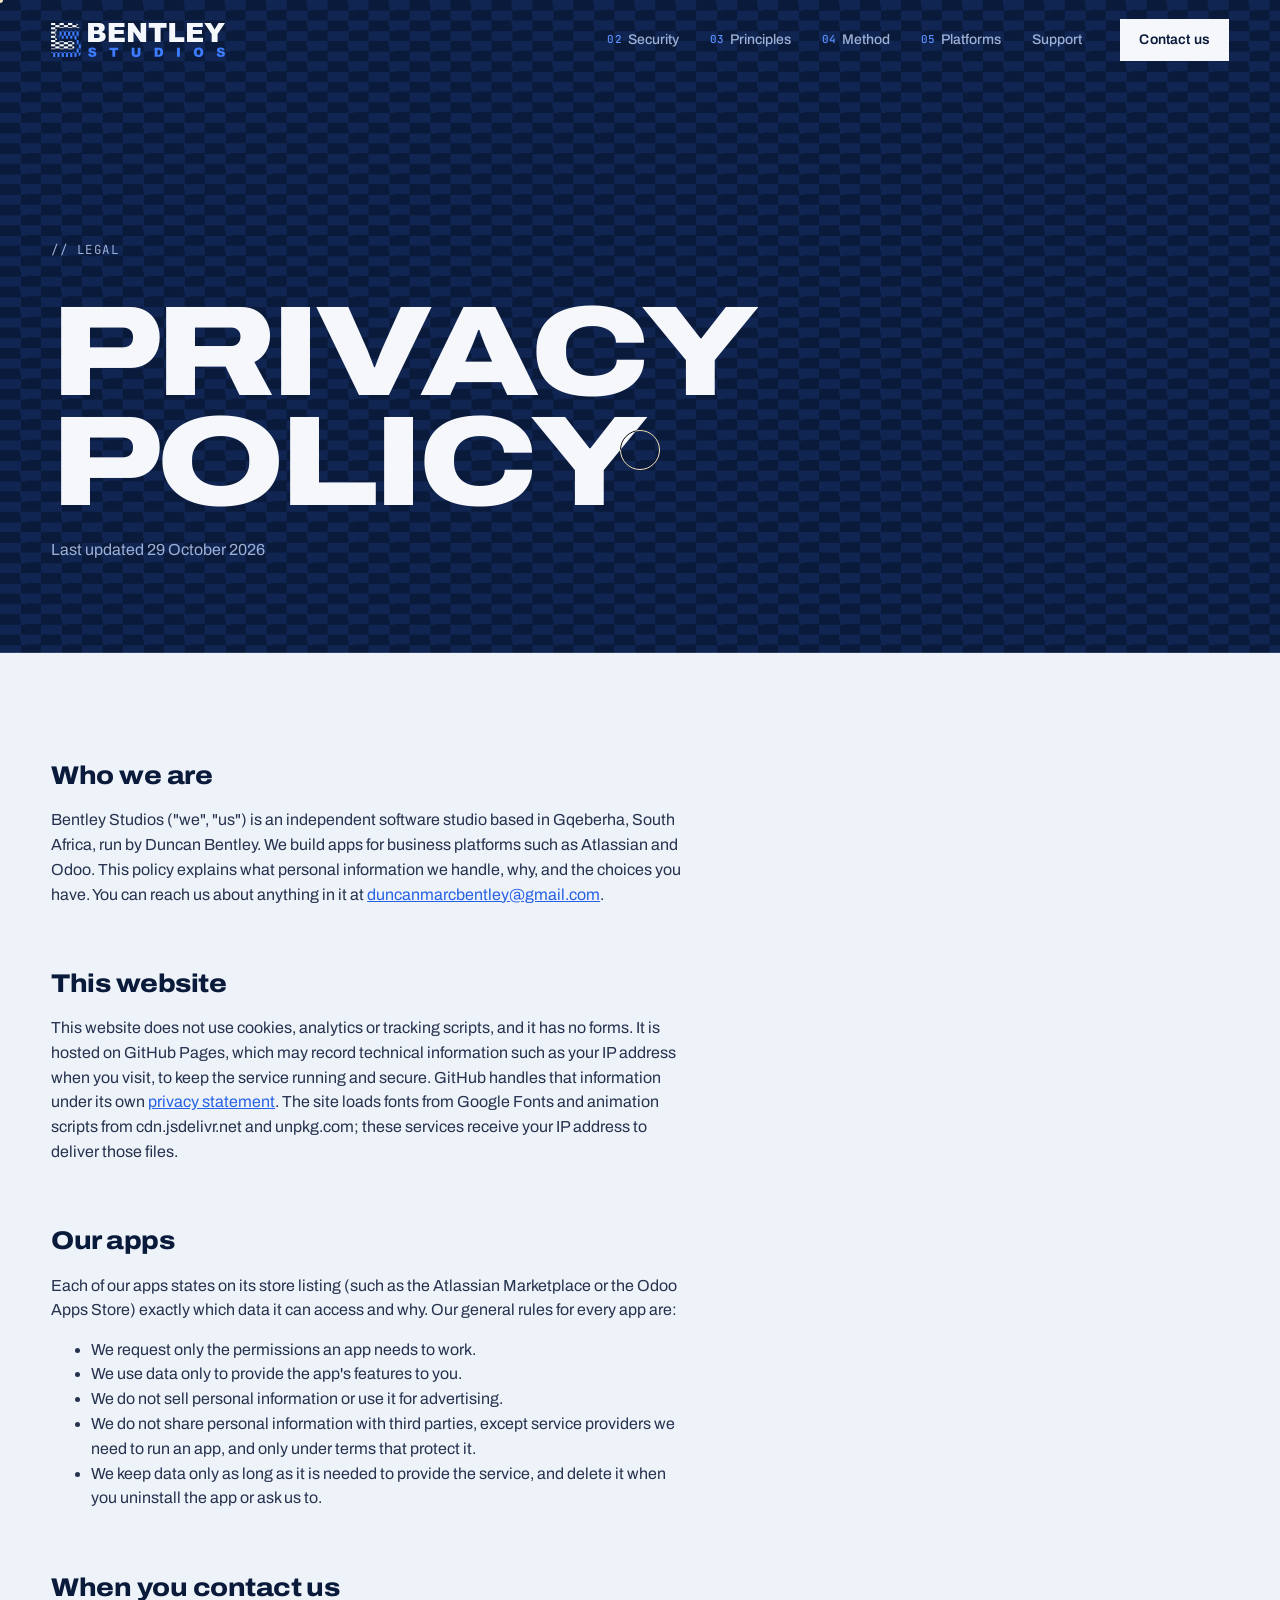
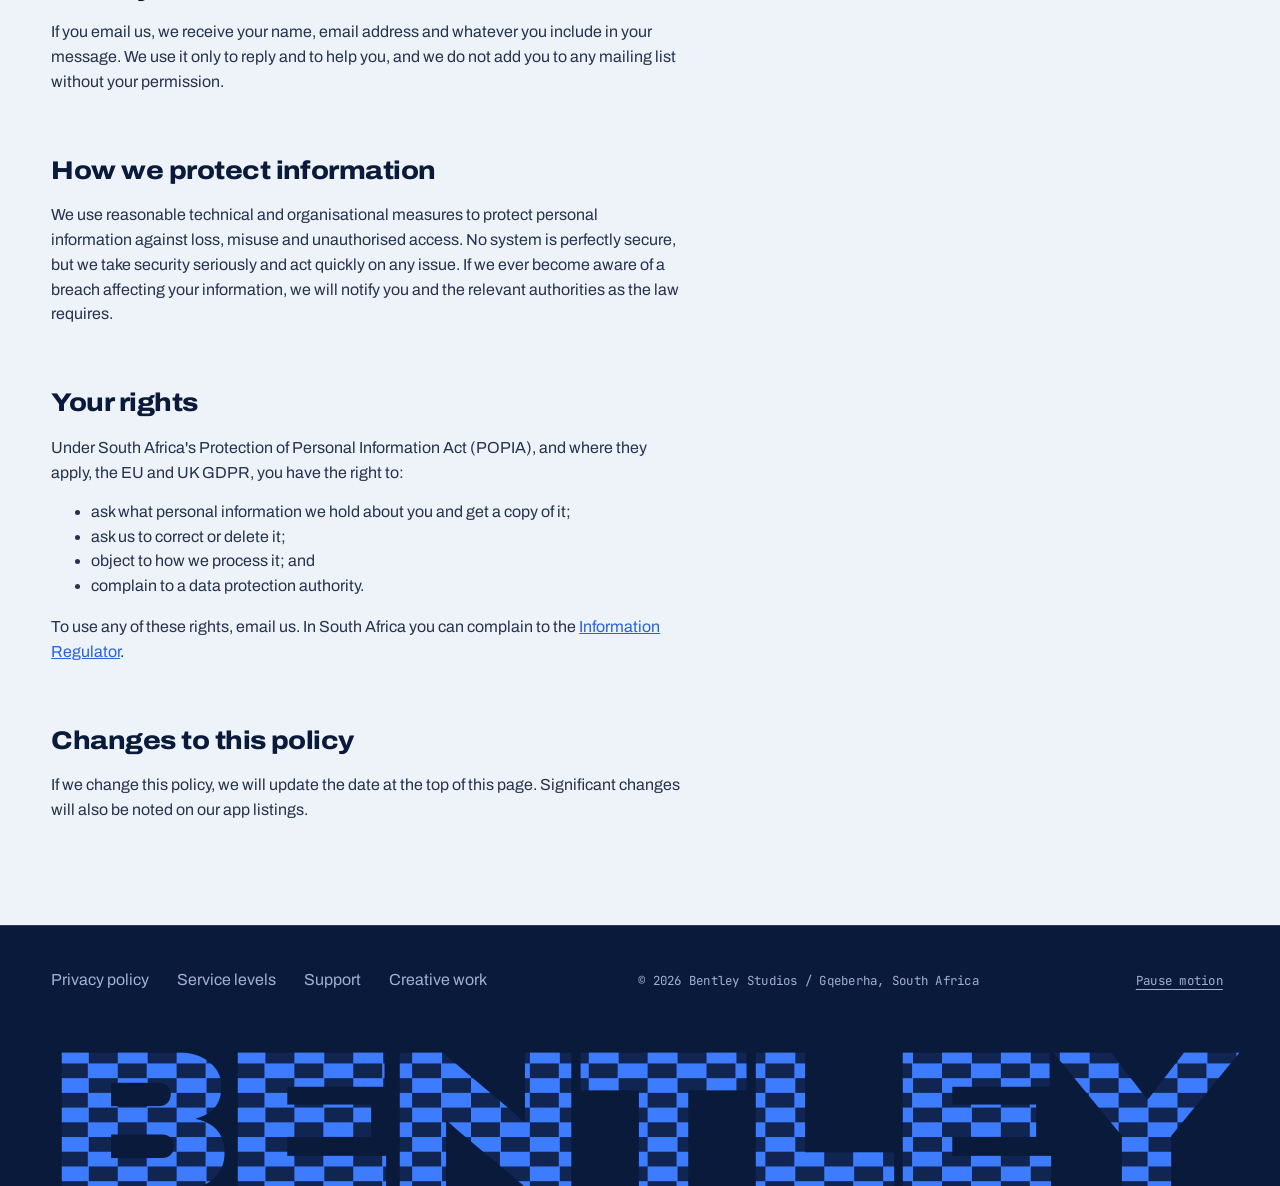
<file: privacy.html>
<!doctype html>
<html lang="en-ZA">
<head>
  <meta charset="utf-8">
  <meta name="viewport" content="width=device-width, initial-scale=1">
  <title>Privacy Policy | Bentley Studios</title>
  <meta name="description" content="How Bentley Studios collects, uses and protects personal information, under POPIA and the GDPR.">
  <link rel="canonical" href="https://duncanbentley.github.io/bentley-studios-dev/privacy.html">
  <meta property="og:type" content="website">
  <meta property="og:title" content="Privacy Policy | Bentley Studios">
  <meta property="og:description" content="How Bentley Studios collects, uses and protects personal information, under POPIA and the GDPR.">
  <meta property="og:url" content="https://duncanbentley.github.io/bentley-studios-dev/privacy.html">
  <meta property="og:image" content="https://duncanbentley.github.io/bentley-studios-dev/assets/social-card.png">
  <meta property="og:image:alt" content="The Bentley Studios logo: a checkered navy and blue B beside the words Bentley Studios.">
  <meta name="twitter:card" content="summary_large_image">
  <meta name="theme-color" content="#0a1a3a">
  <meta name="color-scheme" content="dark light">
  <link rel="icon" href="assets/mark.svg" type="image/svg+xml">
  <link rel="icon" href="assets/favicon.png" type="image/png">
  <link rel="apple-touch-icon" href="assets/apple-touch-icon.png">
  <link rel="preconnect" href="https://fonts.googleapis.com">
  <link rel="preconnect" href="https://fonts.gstatic.com" crossorigin>
  <link rel="stylesheet" href="https://fonts.googleapis.com/css2?family=Archivo:wdth,wght@62..125,300..900&amp;family=JetBrains+Mono:wght@400;500&amp;display=swap">
  <link rel="stylesheet" href="assets/v2.css">
  <script>document.documentElement.classList.add('js','seen')</script>
  <script src="assets/v2.js" defer></script>
</head>
<body>
  <a class="skip-link" href="#main">Skip to content</a>
  <div class="cursor" aria-hidden="true"><span class="cursor__dot"></span><span class="cursor__ring"></span></div>
  <header class="hdr is-solid" data-hdr>
    <a class="hdr__brand" href="./" aria-label="Bentley Studios home">
      <img src="assets/lockup-dark.svg" alt="" width="1635" height="320">
    </a>
    <nav class="hdr__nav" aria-label="Main">
      <a href="./#security"><span class="mono">02</span> Security</a>
      <a href="./#principles"><span class="mono">03</span> Principles</a>
      <a href="./#method"><span class="mono">04</span> Method</a>
      <a href="./#platforms"><span class="mono">05</span> Platforms</a>
      <a href="support.html">Support</a>
    </nav>
    <a class="btn btn--sm" href="./#contact">Contact us</a>
  </header>

  <main id="main">
    <section class="page-head" data-theme="dark">
      <div class="wrap">
        <p class="label mono" data-scramble>// Legal</p>
        <h1>Privacy policy</h1>
        <p>Last updated 29 October 2026</p>
      </div>
    </section>
    <section class="page-body" data-theme="light">
      <div class="wrap">
        <article class="prose">
    <h2>Who we are</h2>
    <p>Bentley Studios ("we", "us") is an independent software studio based in Gqeberha, South Africa, run by Duncan Bentley. We build apps for business platforms such as Atlassian and Odoo. This policy explains what personal information we handle, why, and the choices you have. You can reach us about anything in it at <a href="mailto:duncanmarcbentley@gmail.com?subject=Privacy">duncanmarcbentley@gmail.com</a>.</p>

    <h2>This website</h2>
    <p>This website does not use cookies, analytics or tracking scripts, and it has no forms. It is hosted on GitHub Pages, which may record technical information such as your IP address when you visit, to keep the service running and secure. GitHub handles that information under its own <a href="https://docs.github.com/en/site-policy/privacy-policies/github-general-privacy-statement">privacy statement</a>. The site loads fonts from Google Fonts and animation scripts from cdn.jsdelivr.net and unpkg.com; these services receive your IP address to deliver those files.</p>

    <h2>Our apps</h2>
    <p>Each of our apps states on its store listing (such as the Atlassian Marketplace or the Odoo Apps Store) exactly which data it can access and why. Our general rules for every app are:</p>
    <ul>
      <li>We request only the permissions an app needs to work.</li>
      <li>We use data only to provide the app's features to you.</li>
      <li>We do not sell personal information or use it for advertising.</li>
      <li>We do not share personal information with third parties, except service providers we need to run an app, and only under terms that protect it.</li>
      <li>We keep data only as long as it is needed to provide the service, and delete it when you uninstall the app or ask us to.</li>
    </ul>

    <h2>When you contact us</h2>
    <p>If you email us, we receive your name, email address and whatever you include in your message. We use it only to reply and to help you, and we do not add you to any mailing list without your permission.</p>

    <h2>How we protect information</h2>
    <p>We use reasonable technical and organisational measures to protect personal information against loss, misuse and unauthorised access. No system is perfectly secure, but we take security seriously and act quickly on any issue. If we ever become aware of a breach affecting your information, we will notify you and the relevant authorities as the law requires.</p>

    <h2>Your rights</h2>
    <p>Under South Africa's Protection of Personal Information Act (POPIA), and where they apply, the EU and UK GDPR, you have the right to:</p>
    <ul>
      <li>ask what personal information we hold about you and get a copy of it;</li>
      <li>ask us to correct or delete it;</li>
      <li>object to how we process it; and</li>
      <li>complain to a data protection authority.</li>
    </ul>
    <p>To use any of these rights, email us. In South Africa you can complain to the <a href="https://inforegulator.org.za/">Information Regulator</a>.</p>

    <h2>Changes to this policy</h2>
    <p>If we change this policy, we will update the date at the top of this page. Significant changes will also be noted on our app listings.</p>
  </article>
      </div>
    </section>
  </main>

  <footer class="ftr" data-theme="dark">
    <div class="wrap ftr__top">
      <nav class="ftr__nav" aria-label="Footer">
        <a href="privacy.html" aria-current="page">Privacy policy</a>
        <a href="sla.html">Service levels</a>
        <a href="support.html">Support</a>
        <a href="https://duncanbentley.github.io/bentley-studios/">Creative work</a>
      </nav>
      <p class="mono ftr__meta">&copy; <span data-year>2026</span> Bentley Studios / Gqeberha, South Africa</p>
      <button class="mono ftr__motion" type="button" data-motion-toggle aria-pressed="false">Pause motion</button>
    </div>
    <p class="ftr__word" aria-hidden="true">BENTLEY</p>
  </footer>
</body>
</html>
</file>
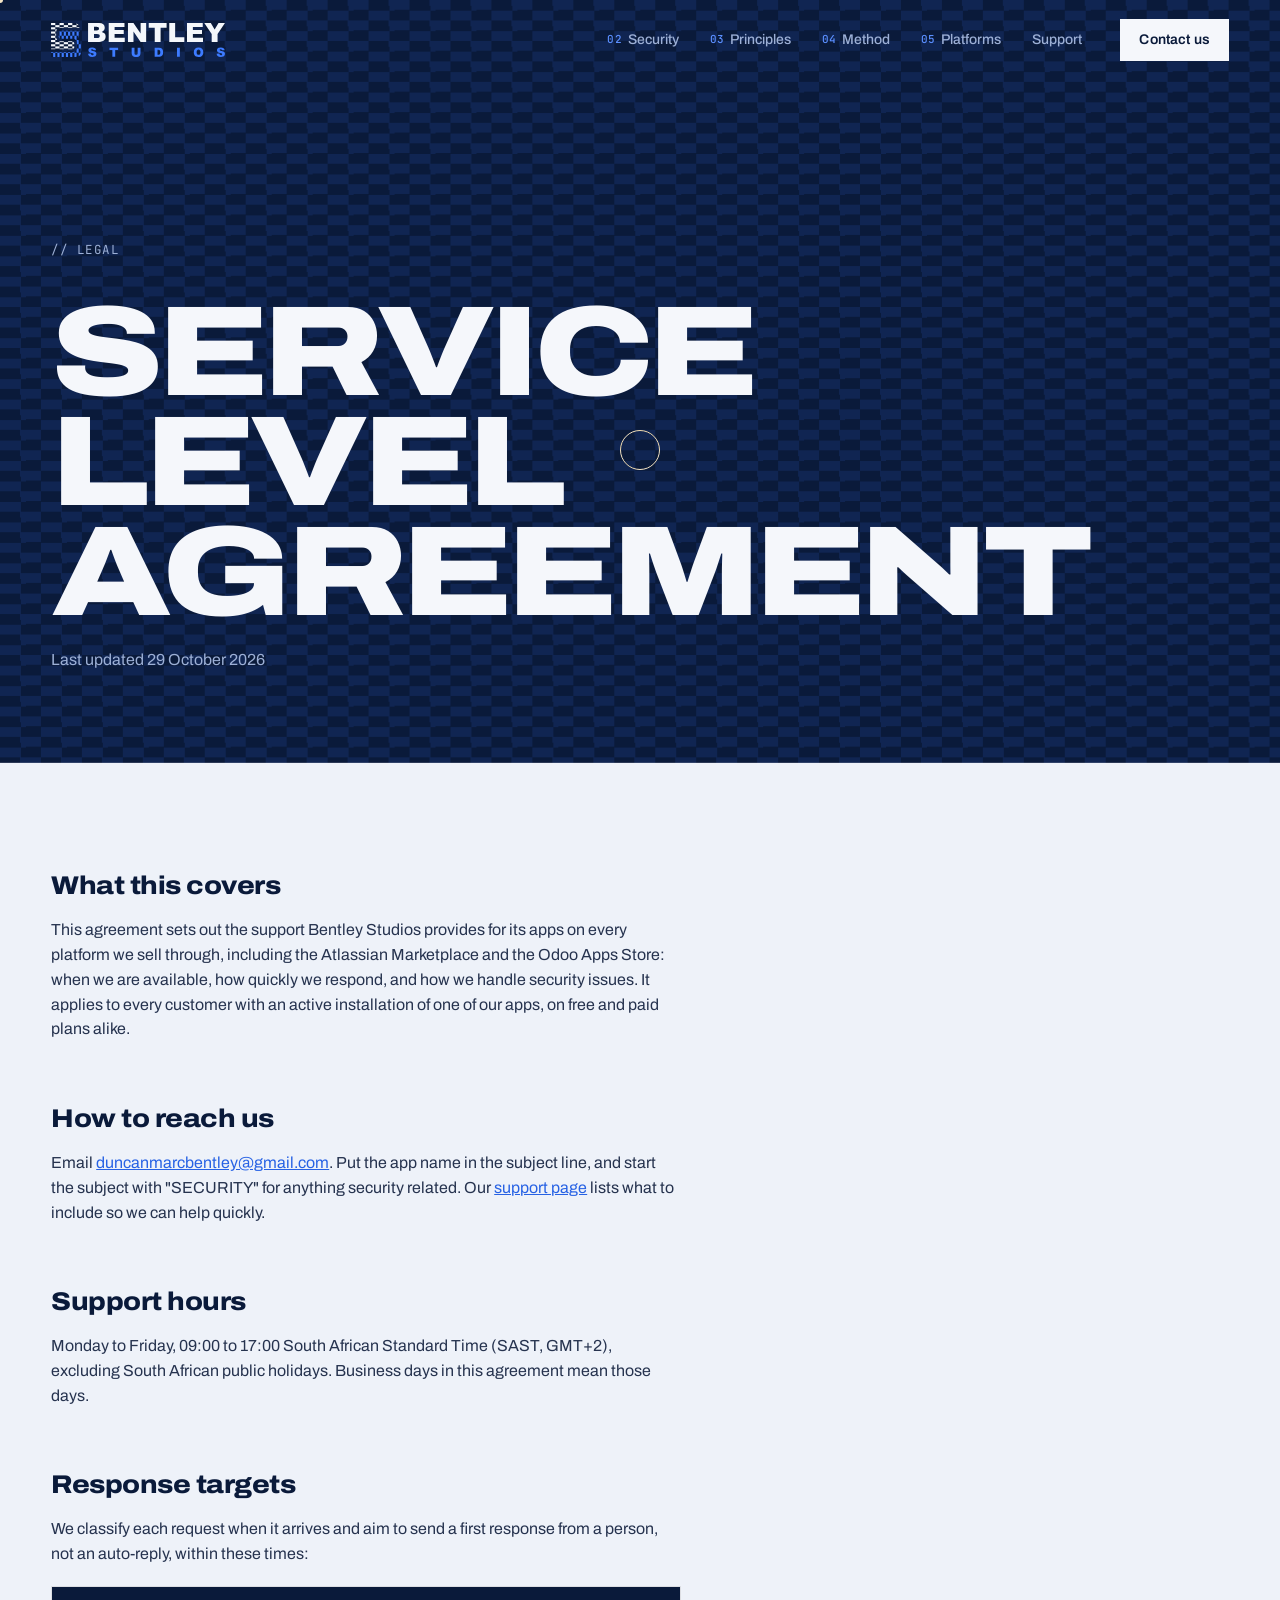
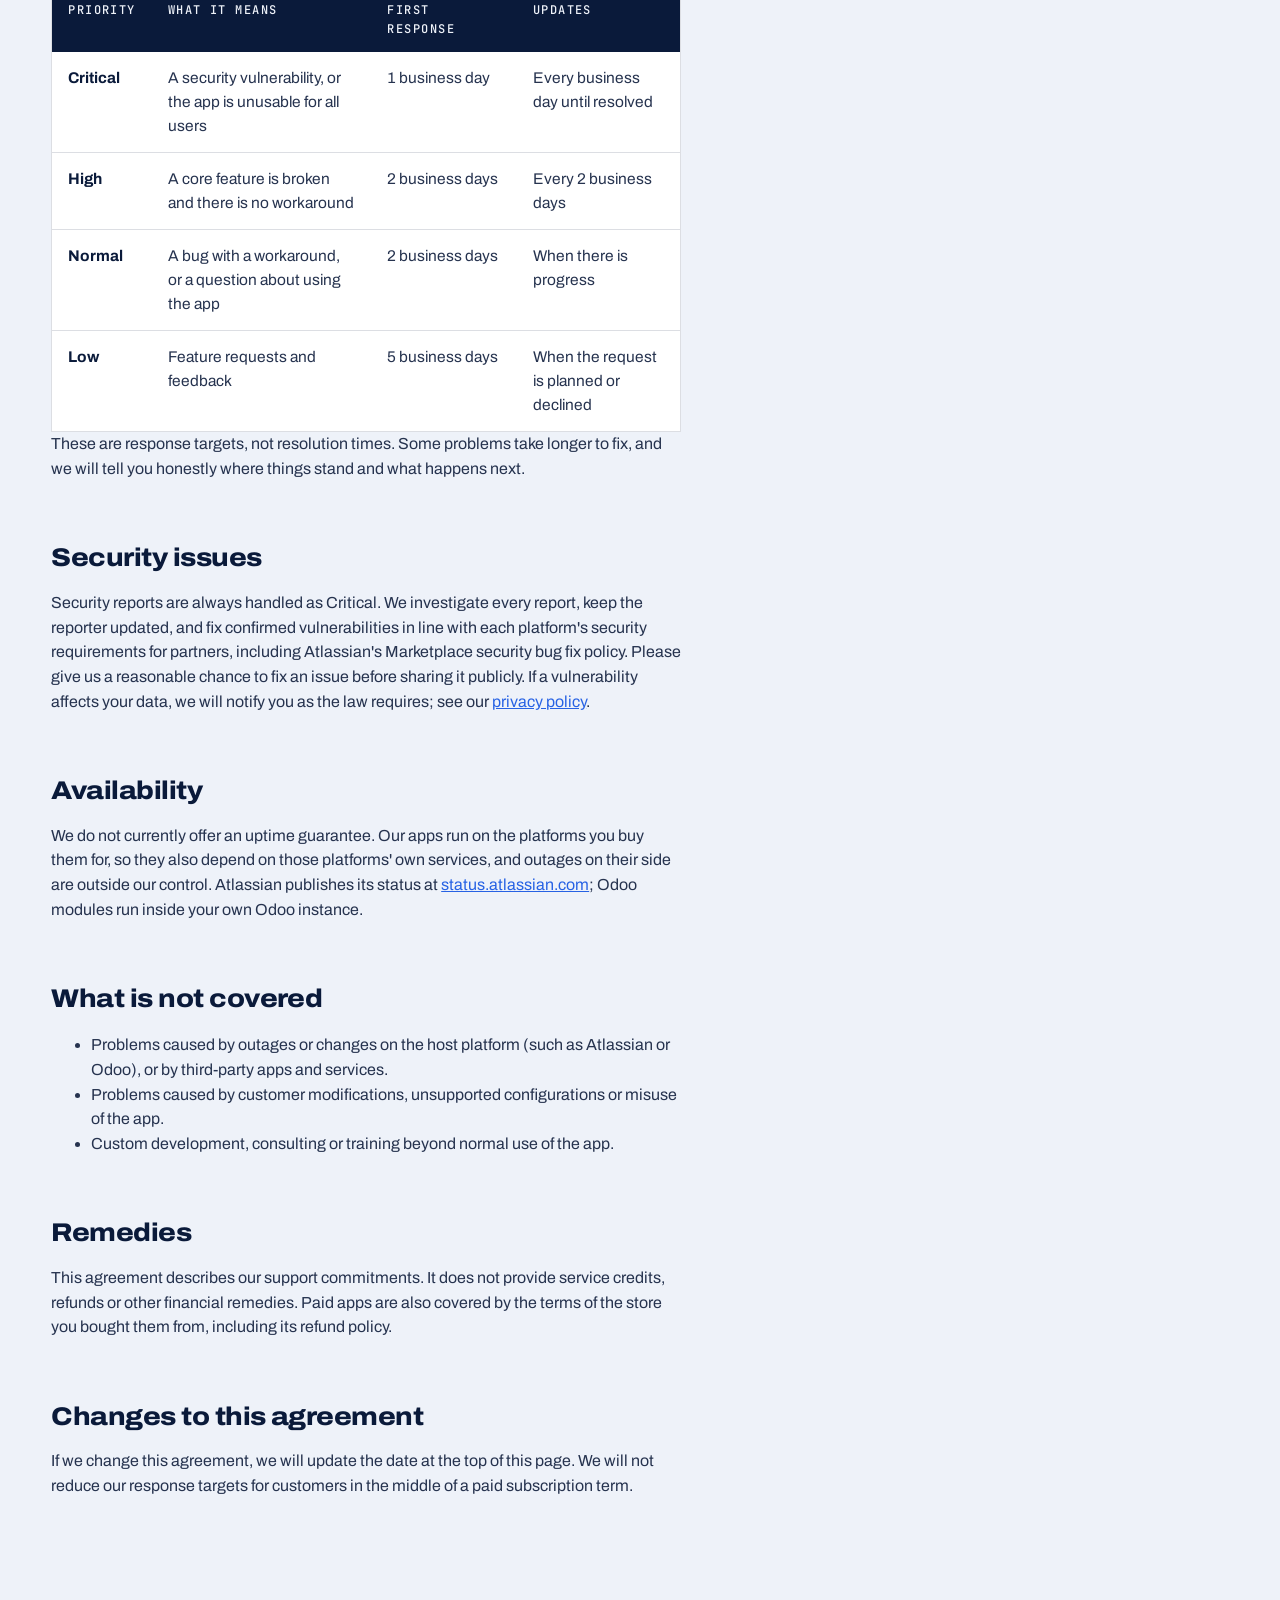
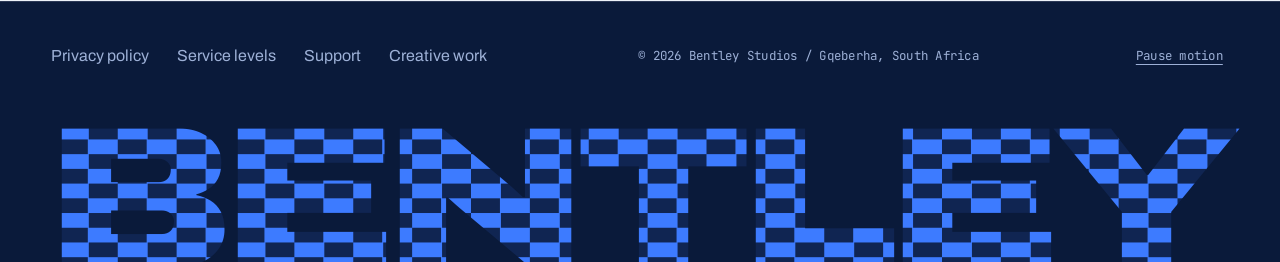
<file: sla.html>
<!doctype html>
<html lang="en-ZA">
<head>
  <meta charset="utf-8">
  <meta name="viewport" content="width=device-width, initial-scale=1">
  <title>Service Level Agreement | Bentley Studios</title>
  <meta name="description" content="Support hours, response targets and security commitments for Bentley Studios apps on the Atlassian Marketplace, the Odoo Apps Store and other platforms.">
  <link rel="canonical" href="https://duncanbentley.github.io/bentley-studios-dev/sla.html">
  <meta property="og:type" content="website">
  <meta property="og:title" content="Service Level Agreement | Bentley Studios">
  <meta property="og:description" content="Support hours, response targets and security commitments for Bentley Studios apps on the Atlassian Marketplace, the Odoo Apps Store and other platforms.">
  <meta property="og:url" content="https://duncanbentley.github.io/bentley-studios-dev/sla.html">
  <meta property="og:image" content="https://duncanbentley.github.io/bentley-studios-dev/assets/social-card.png">
  <meta property="og:image:alt" content="The Bentley Studios logo: a checkered navy and blue B beside the words Bentley Studios.">
  <meta name="twitter:card" content="summary_large_image">
  <meta name="theme-color" content="#0a1a3a">
  <meta name="color-scheme" content="dark light">
  <link rel="icon" href="assets/mark.svg" type="image/svg+xml">
  <link rel="icon" href="assets/favicon.png" type="image/png">
  <link rel="apple-touch-icon" href="assets/apple-touch-icon.png">
  <link rel="preconnect" href="https://fonts.googleapis.com">
  <link rel="preconnect" href="https://fonts.gstatic.com" crossorigin>
  <link rel="stylesheet" href="https://fonts.googleapis.com/css2?family=Archivo:wdth,wght@62..125,300..900&amp;family=JetBrains+Mono:wght@400;500&amp;display=swap">
  <link rel="stylesheet" href="assets/v2.css">
  <script>document.documentElement.classList.add('js','seen')</script>
  <script src="assets/v2.js" defer></script>
</head>
<body>
  <a class="skip-link" href="#main">Skip to content</a>
  <div class="cursor" aria-hidden="true"><span class="cursor__dot"></span><span class="cursor__ring"></span></div>
  <header class="hdr is-solid" data-hdr>
    <a class="hdr__brand" href="./" aria-label="Bentley Studios home">
      <img src="assets/lockup-dark.svg" alt="" width="1635" height="320">
    </a>
    <nav class="hdr__nav" aria-label="Main">
      <a href="./#security"><span class="mono">02</span> Security</a>
      <a href="./#principles"><span class="mono">03</span> Principles</a>
      <a href="./#method"><span class="mono">04</span> Method</a>
      <a href="./#platforms"><span class="mono">05</span> Platforms</a>
      <a href="support.html">Support</a>
    </nav>
    <a class="btn btn--sm" href="./#contact">Contact us</a>
  </header>

  <main id="main">
    <section class="page-head" data-theme="dark">
      <div class="wrap">
        <p class="label mono" data-scramble>// Legal</p>
        <h1>Service level agreement</h1>
        <p>Last updated 29 October 2026</p>
      </div>
    </section>
    <section class="page-body" data-theme="light">
      <div class="wrap">
        <article class="prose">
          <h2>What this covers</h2>
          <p>This agreement sets out the support Bentley Studios provides for its apps on every platform we sell through, including the Atlassian Marketplace and the Odoo Apps Store: when we are available, how quickly we respond, and how we handle security issues. It applies to every customer with an active installation of one of our apps, on free and paid plans alike.</p>

          <h2>How to reach us</h2>
          <p>Email <a href="mailto:duncanmarcbentley@gmail.com?subject=Support%20request">duncanmarcbentley@gmail.com</a>. Put the app name in the subject line, and start the subject with "SECURITY" for anything security related. Our <a href="support.html">support page</a> lists what to include so we can help quickly.</p>

          <h2>Support hours</h2>
          <p>Monday to Friday, 09:00 to 17:00 South African Standard Time (SAST, GMT+2), excluding South African public holidays. Business days in this agreement mean those days.</p>

          <h2>Response targets</h2>
          <p>We classify each request when it arrives and aim to send a first response from a person, not an auto-reply, within these times:</p>
          <div class="table-wrap">
            <table>
              <thead>
                <tr><th scope="col">Priority</th><th scope="col">What it means</th><th scope="col">First response</th><th scope="col">Updates</th></tr>
              </thead>
              <tbody>
                <tr><th scope="row">Critical</th><td>A security vulnerability, or the app is unusable for all users</td><td class="tabular">1 business day</td><td>Every business day until resolved</td></tr>
                <tr><th scope="row">High</th><td>A core feature is broken and there is no workaround</td><td class="tabular">2 business days</td><td>Every 2 business days</td></tr>
                <tr><th scope="row">Normal</th><td>A bug with a workaround, or a question about using the app</td><td class="tabular">2 business days</td><td>When there is progress</td></tr>
                <tr><th scope="row">Low</th><td>Feature requests and feedback</td><td class="tabular">5 business days</td><td>When the request is planned or declined</td></tr>
              </tbody>
            </table>
          </div>
          <p>These are response targets, not resolution times. Some problems take longer to fix, and we will tell you honestly where things stand and what happens next.</p>

          <h2>Security issues</h2>
          <p>Security reports are always handled as Critical. We investigate every report, keep the reporter updated, and fix confirmed vulnerabilities in line with each platform's security requirements for partners, including Atlassian's Marketplace security bug fix policy. Please give us a reasonable chance to fix an issue before sharing it publicly. If a vulnerability affects your data, we will notify you as the law requires; see our <a href="privacy.html">privacy policy</a>.</p>

          <h2>Availability</h2>
          <p>We do not currently offer an uptime guarantee. Our apps run on the platforms you buy them for, so they also depend on those platforms' own services, and outages on their side are outside our control. Atlassian publishes its status at <a href="https://status.atlassian.com/">status.atlassian.com</a>; Odoo modules run inside your own Odoo instance.</p>

          <h2>What is not covered</h2>
          <ul>
            <li>Problems caused by outages or changes on the host platform (such as Atlassian or Odoo), or by third-party apps and services.</li>
            <li>Problems caused by customer modifications, unsupported configurations or misuse of the app.</li>
            <li>Custom development, consulting or training beyond normal use of the app.</li>
          </ul>

          <h2>Remedies</h2>
          <p>This agreement describes our support commitments. It does not provide service credits, refunds or other financial remedies. Paid apps are also covered by the terms of the store you bought them from, including its refund policy.</p>

          <h2>Changes to this agreement</h2>
          <p>If we change this agreement, we will update the date at the top of this page. We will not reduce our response targets for customers in the middle of a paid subscription term.</p>
        </article>
      </div>
    </section>
  </main>

  <footer class="ftr" data-theme="dark">
    <div class="wrap ftr__top">
      <nav class="ftr__nav" aria-label="Footer">
        <a href="privacy.html">Privacy policy</a>
        <a href="sla.html" aria-current="page">Service levels</a>
        <a href="support.html">Support</a>
        <a href="https://duncanbentley.github.io/bentley-studios/">Creative work</a>
      </nav>
      <p class="mono ftr__meta">&copy; <span data-year>2026</span> Bentley Studios / Gqeberha, South Africa</p>
      <button class="mono ftr__motion" type="button" data-motion-toggle aria-pressed="false">Pause motion</button>
    </div>
    <p class="ftr__word" aria-hidden="true">BENTLEY</p>
  </footer>
</body>
</html>
</file>
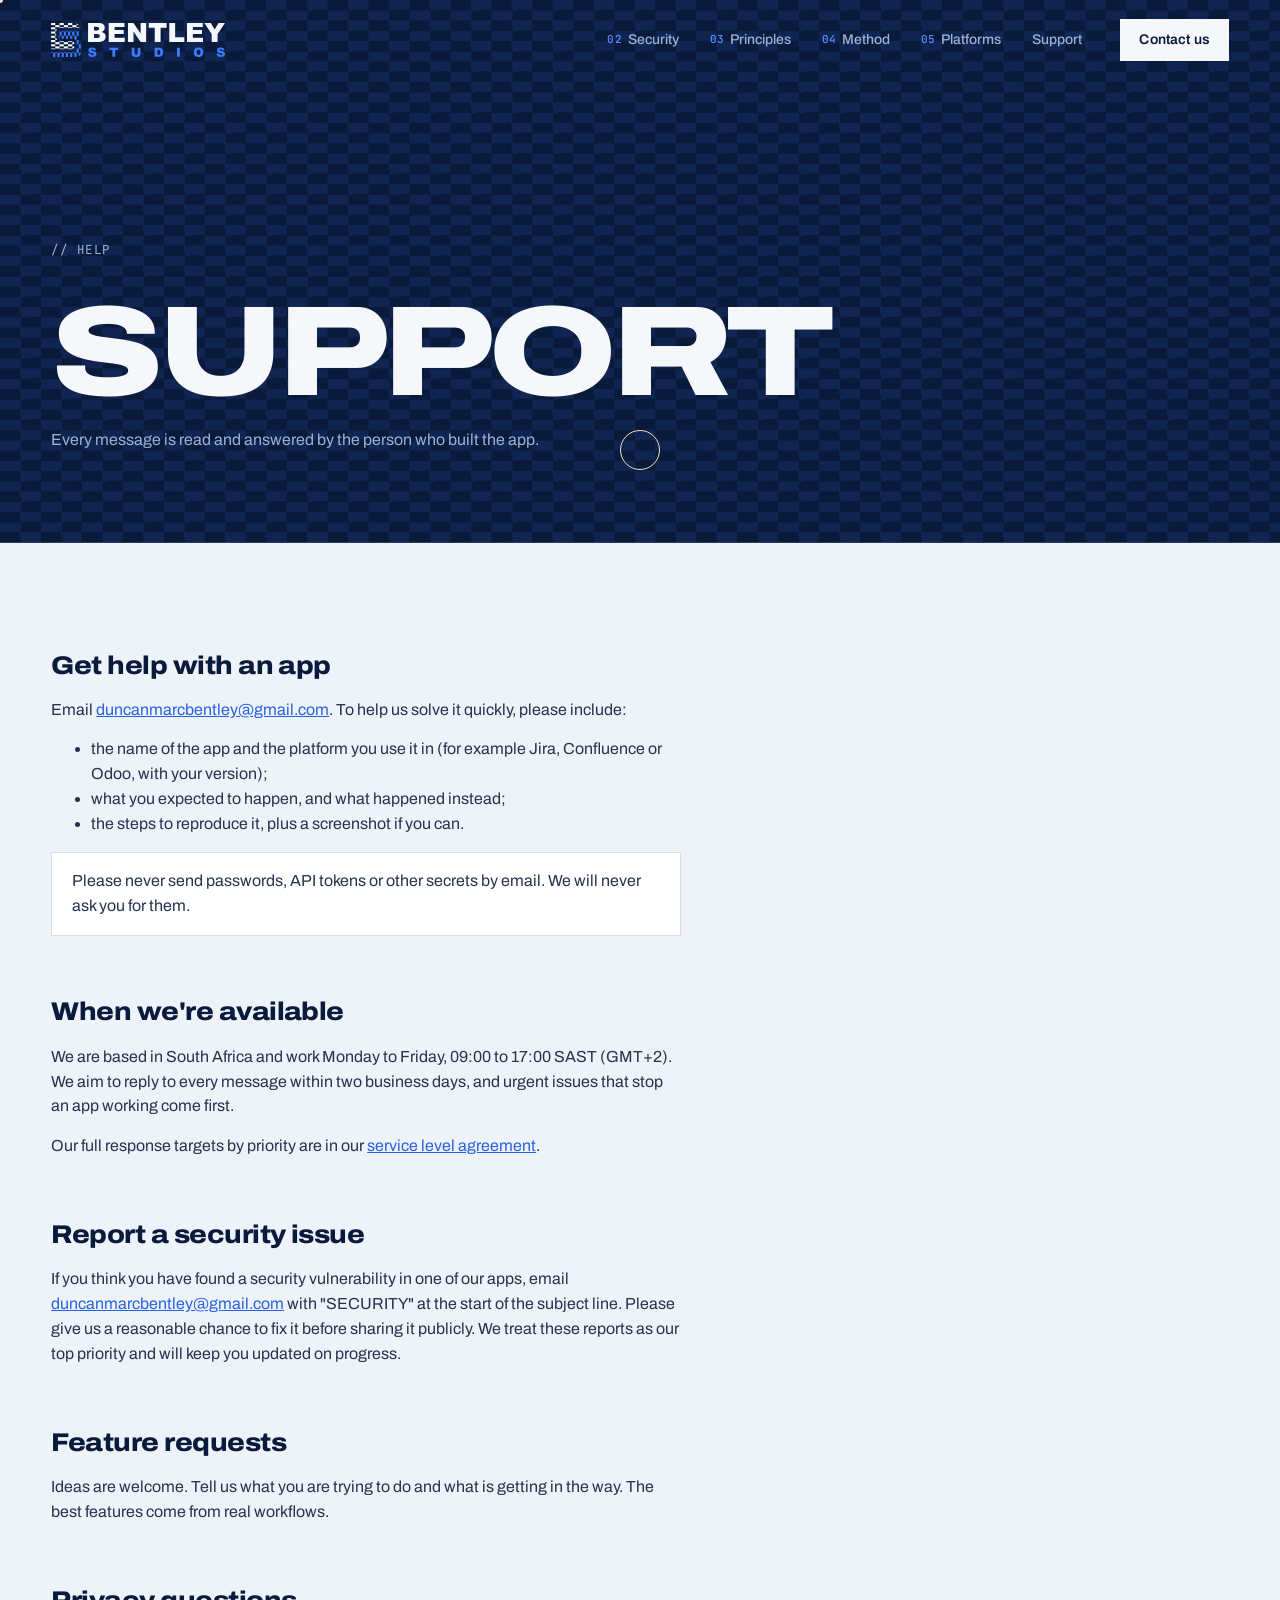
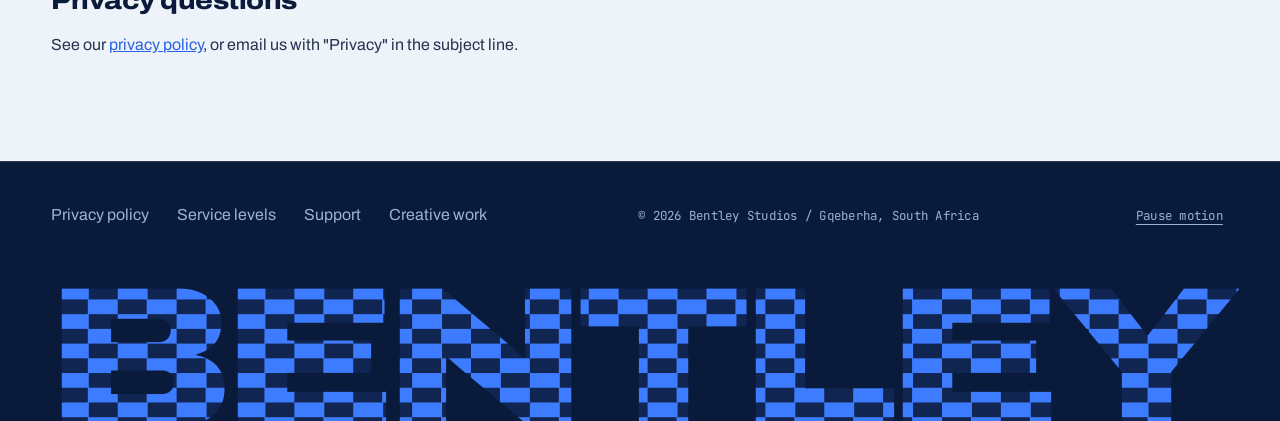
<file: support.html>
<!doctype html>
<html lang="en-ZA">
<head>
  <meta charset="utf-8">
  <meta name="viewport" content="width=device-width, initial-scale=1">
  <title>Support | Bentley Studios</title>
  <meta name="description" content="Get help with a Bentley Studios app, report a bug or report a security issue to the people who built it.">
  <link rel="canonical" href="https://duncanbentley.github.io/bentley-studios-dev/support.html">
  <meta property="og:type" content="website">
  <meta property="og:title" content="Support | Bentley Studios">
  <meta property="og:description" content="Get help with a Bentley Studios app, report a bug or report a security issue to the people who built it.">
  <meta property="og:url" content="https://duncanbentley.github.io/bentley-studios-dev/support.html">
  <meta property="og:image" content="https://duncanbentley.github.io/bentley-studios-dev/assets/social-card.png">
  <meta property="og:image:alt" content="The Bentley Studios logo: a checkered navy and blue B beside the words Bentley Studios.">
  <meta name="twitter:card" content="summary_large_image">
  <meta name="theme-color" content="#0a1a3a">
  <meta name="color-scheme" content="dark light">
  <link rel="icon" href="assets/mark.svg" type="image/svg+xml">
  <link rel="icon" href="assets/favicon.png" type="image/png">
  <link rel="apple-touch-icon" href="assets/apple-touch-icon.png">
  <link rel="preconnect" href="https://fonts.googleapis.com">
  <link rel="preconnect" href="https://fonts.gstatic.com" crossorigin>
  <link rel="stylesheet" href="https://fonts.googleapis.com/css2?family=Archivo:wdth,wght@62..125,300..900&amp;family=JetBrains+Mono:wght@400;500&amp;display=swap">
  <link rel="stylesheet" href="assets/v2.css">
  <script>document.documentElement.classList.add('js','seen')</script>
  <script src="assets/v2.js" defer></script>
</head>
<body>
  <a class="skip-link" href="#main">Skip to content</a>
  <div class="cursor" aria-hidden="true"><span class="cursor__dot"></span><span class="cursor__ring"></span></div>
  <header class="hdr is-solid" data-hdr>
    <a class="hdr__brand" href="./" aria-label="Bentley Studios home">
      <img src="assets/lockup-dark.svg" alt="" width="1635" height="320">
    </a>
    <nav class="hdr__nav" aria-label="Main">
      <a href="./#security"><span class="mono">02</span> Security</a>
      <a href="./#principles"><span class="mono">03</span> Principles</a>
      <a href="./#method"><span class="mono">04</span> Method</a>
      <a href="./#platforms"><span class="mono">05</span> Platforms</a>
      <a href="support.html" aria-current="page">Support</a>
    </nav>
    <a class="btn btn--sm" href="./#contact">Contact us</a>
  </header>

  <main id="main">
    <section class="page-head" data-theme="dark">
      <div class="wrap">
        <p class="label mono" data-scramble>// Help</p>
        <h1>Support</h1>
        <p>Every message is read and answered by the person who built the app.</p>
      </div>
    </section>
    <section class="page-body" data-theme="light">
      <div class="wrap">
        <article class="prose">
    <h2>Get help with an app</h2>
    <p>Email <a href="mailto:duncanmarcbentley@gmail.com?subject=Support%20request">duncanmarcbentley@gmail.com</a>. To help us solve it quickly, please include:</p>
    <ul>
      <li>the name of the app and the platform you use it in (for example Jira, Confluence or Odoo, with your version);</li>
      <li>what you expected to happen, and what happened instead;</li>
      <li>the steps to reproduce it, plus a screenshot if you can.</li>
    </ul>
    <p class="note">Please never send passwords, API tokens or other secrets by email. We will never ask you for them.</p>

    <h2>When we're available</h2>
    <p>We are based in South Africa and work Monday to Friday, 09:00 to 17:00 SAST (GMT+2). We aim to reply to every message within two business days, and urgent issues that stop an app working come first.</p>

    <p>Our full response targets by priority are in our <a href="sla.html">service level agreement</a>.</p>

    <h2>Report a security issue</h2>
    <p>If you think you have found a security vulnerability in one of our apps, email <a href="mailto:duncanmarcbentley@gmail.com?subject=SECURITY%3A%20">duncanmarcbentley@gmail.com</a> with "SECURITY" at the start of the subject line. Please give us a reasonable chance to fix it before sharing it publicly. We treat these reports as our top priority and will keep you updated on progress.</p>

    <h2>Feature requests</h2>
    <p>Ideas are welcome. Tell us what you are trying to do and what is getting in the way. The best features come from real workflows.</p>

    <h2>Privacy questions</h2>
    <p>See our <a href="privacy.html">privacy policy</a>, or email us with "Privacy" in the subject line.</p>
  </article>
      </div>
    </section>
  </main>

  <footer class="ftr" data-theme="dark">
    <div class="wrap ftr__top">
      <nav class="ftr__nav" aria-label="Footer">
        <a href="privacy.html">Privacy policy</a>
        <a href="sla.html">Service levels</a>
        <a href="support.html" aria-current="page">Support</a>
        <a href="https://duncanbentley.github.io/bentley-studios/">Creative work</a>
      </nav>
      <p class="mono ftr__meta">&copy; <span data-year>2026</span> Bentley Studios / Gqeberha, South Africa</p>
      <button class="mono ftr__motion" type="button" data-motion-toggle aria-pressed="false">Pause motion</button>
    </div>
    <p class="ftr__word" aria-hidden="true">BENTLEY</p>
  </footer>
</body>
</html>
</file>
<file: assets/v2.css>
/* Bentley Studios v2: dark, op-art led. One family (Archivo, width + weight axes) plus JetBrains Mono for readouts. */
:root {
  --navy: #0a1a3a;
  --navy-2: #102552;
  --navy-3: #16306a;
  --blue: #3d7bff;
  --blue-ink: #2762e4;
  --blue-txt: #5b8fff;    /* blue for text on navy (5.4:1) */
  --navy-on-blue: #050d22; /* text on blue fills (5.3:1) */
  --white: #f5f7fb;
  --paper: #eef2f9;
  --mute-d: #9db0d6;      /* muted text on navy (7.3:1) */
  --mute-l: #4b5a7a;      /* muted text on paper (6.6:1) */
  --line-d: rgba(245, 247, 251, 0.14);
  --line-l: rgba(10, 26, 58, 0.14);
  --display: "Archivo", "Arial Black", sans-serif;
  --mono: "JetBrains Mono", ui-monospace, "Cascadia Mono", monospace;
  --ease: cubic-bezier(0.76, 0, 0.24, 1);
  --ease-out: cubic-bezier(0.16, 1, 0.3, 1);
  --gut: clamp(16px, 4vw, 56px);
  --brick: clamp(28px, 3.2vw, 56px);
}

*, *::before, *::after { box-sizing: border-box; }
html { -webkit-text-size-adjust: 100%; }
html.lenis, html.lenis body { height: auto; }
.lenis.lenis-smooth { scroll-behavior: auto !important; }
body {
  margin: 0; background: var(--navy); color: var(--white);
  font-family: var(--display); font-stretch: 100%; font-weight: 400;
  font-size: clamp(16px, 1.05vw, 18px); line-height: 1.55;
  -webkit-font-smoothing: antialiased; text-rendering: optimizeLegibility;
}
img { max-width: 100%; display: block; }
a { color: inherit; }
::selection { background: var(--blue); color: var(--navy); }
:focus-visible { outline: 2px solid var(--blue); outline-offset: 3px; }
h1, h2, h3, p { margin: 0; }
.mono { font-family: var(--mono); font-size: 0.78em; letter-spacing: 0.02em; font-stretch: normal; }
.wrap { width: 100%; max-width: 1480px; margin: 0 auto; padding-inline: var(--gut); }
.skip-link { position: fixed; left: 12px; top: 12px; z-index: 300; padding: 10px 16px; background: var(--white); color: var(--navy);
  transform: translateY(-200%); }
.skip-link:focus { transform: none; }

/* labels */
.label { display: flex; gap: 0.9em; align-items: center; color: var(--blue-txt); text-transform: uppercase; letter-spacing: 0.12em; margin-bottom: clamp(20px, 3vw, 40px); }
.label .idx { color: inherit; }
[data-theme="light"] .label { color: var(--blue-ink); }

/* buttons */
.btn { --bg: var(--white); --fg: var(--navy);
  position: relative; display: inline-flex; align-items: center; justify-content: center; gap: 10px;
  min-height: 52px; padding: 0 26px; background: var(--bg); color: var(--fg); border: 1px solid var(--bg);
  font-family: var(--display); font-weight: 600; font-size: 15px; letter-spacing: 0.01em; text-decoration: none; cursor: pointer;
  overflow: hidden; isolation: isolate; transition: color 0.35s var(--ease); }
.btn::before { content: ""; position: absolute; inset: 0; z-index: -1; background: var(--blue);
  transform: translateY(101%); transition: transform 0.45s var(--ease); }
.btn--line { --bg: transparent; --fg: var(--white); border-color: rgba(245, 247, 251, 0.4); }
.btn--blue { --bg: var(--blue); --fg: var(--navy-on-blue); }
.btn--blue::before { background: var(--white); }
.btn--sm { min-height: 42px; padding: 0 18px; font-size: 14px; }
@media (hover: hover) and (pointer: fine) {
  .btn:hover { color: var(--navy); }
  .btn:hover::before { transform: none; }
}
.btn:active { transform: scale(0.98); }
.link { display: inline-block; font-weight: 600; text-decoration: none; padding-bottom: 4px;
  background: linear-gradient(currentColor, currentColor) left bottom / 100% 1px no-repeat; transition: background-size 0.4s var(--ease); }
@media (hover: hover) { .link:hover { background-size: 0% 1px; background-position: right bottom; } }

/* cursor (fine pointers only, set up by JS) */
.cursor { display: none; }
html.has-cursor .cursor { display: block; position: fixed; inset: 0; z-index: 250; pointer-events: none; mix-blend-mode: difference; }
.cursor__dot, .cursor__ring { position: absolute; left: 0; top: 0; border-radius: 50%; will-change: transform; }
.cursor__dot { width: 6px; height: 6px; margin: -3px 0 0 -3px; background: #fff; }
.cursor__ring { width: 40px; height: 40px; margin: -20px 0 0 -20px; border: 1px solid #fff; transition: width 0.3s var(--ease-out), height 0.3s var(--ease-out), margin 0.3s var(--ease-out), background-color 0.3s; }
html.cursor-hover .cursor__ring { width: 76px; height: 76px; margin: -38px 0 0 -38px; background: #fff; }

/* loader */
.loader { display: none; }
html.js:not(.seen) .loader { display: grid; position: fixed; inset: 0; z-index: 400; place-items: center; background: var(--navy);
  clip-path: inset(0 0 0 0); }
html.js.loaded:not(.seen) .loader { clip-path: inset(0 0 100% 0); transition: clip-path 1s var(--ease); pointer-events: none; }
.loader__inner { display: grid; justify-items: center; gap: 22px; }
.loader__bar { width: 220px; height: 10px; background: var(--navy-2); overflow: hidden; }
.loader__bar span { display: block; height: 100%; width: calc(var(--lp, 0) * 1%);
  background: repeating-conic-gradient(var(--blue) 0 25%, var(--white) 0 50%) 0 0 / 20px 10px; }
.loader__count { font-family: var(--mono); font-size: 13px; letter-spacing: 0.2em; color: var(--mute-d); }

/* header */
.hdr { position: fixed; top: 0; left: 0; right: 0; z-index: 100; display: flex; align-items: center; gap: clamp(16px, 3vw, 48px);
  padding: 18px var(--gut); transition: background-color 0.4s, transform 0.5s var(--ease), padding 0.4s; }
.hdr.is-solid { background: rgba(10, 26, 58, 0.86); backdrop-filter: blur(14px); -webkit-backdrop-filter: blur(14px); padding-block: 12px; }
.hdr.is-hidden { transform: translateY(-110%); }
.hdr__brand { margin-right: auto; }
.hdr__brand img { height: 34px; width: auto; }
.hdr__nav { display: flex; gap: clamp(16px, 2.4vw, 36px); }
.hdr__nav a { text-decoration: none; font-size: 14px; font-weight: 500; color: var(--mute-d); transition: color 0.25s;
  display: inline-flex; align-items: center; gap: 6px; min-height: 44px; }
.hdr__nav a .mono { color: var(--blue-txt); font-size: 11px; }
.hdr__nav a:hover { color: var(--white); }
@media (max-width: 860px) { .hdr__nav { display: none; } .hdr__brand img { height: 28px; } }

/* hero */
.hero { position: relative; min-height: 100svh; display: grid; align-items: end; overflow: clip; isolation: isolate; }
.hero__canvas { position: absolute; inset: 0; width: 100%; height: 100%; z-index: -2; background: var(--navy); }
.hero__shade { position: absolute; inset: 0; z-index: -1; pointer-events: none;
  background: linear-gradient(90deg, rgba(10, 26, 58, 0.92) 0%, rgba(10, 26, 58, 0.55) 45%, rgba(10, 26, 58, 0) 70%),
              linear-gradient(0deg, rgba(10, 26, 58, 0.9) 0%, rgba(10, 26, 58, 0) 40%); }
.hero__content { width: 100%; max-width: 1480px; margin: 0 auto; padding: 120px var(--gut) clamp(72px, 9vh, 120px); }
.hero__title { font-weight: 850; font-stretch: 125%; text-transform: uppercase; letter-spacing: -0.035em;
  font-size: clamp(3.2rem, 10.6vw, 12rem); line-height: 0.84; margin-bottom: clamp(28px, 4vw, 56px); }
.hero__title .dot { color: var(--blue); }
.line { display: block; overflow: hidden; padding-bottom: 0.04em; margin-bottom: -0.04em; }
.line__in { display: inline-block; will-change: transform; }
.hero__foot { display: flex; flex-wrap: wrap; align-items: end; justify-content: space-between; gap: 28px 48px; max-width: 1100px; }
@media (min-width: 861px) { .hero__foot { max-width: min(1100px, 54vw); } }
.hero__lede { max-width: 34ch; font-size: clamp(17px, 1.35vw, 21px); line-height: 1.45; color: var(--mute-d); }
.hero__actions { display: flex; flex-wrap: wrap; gap: 12px; }
.hero__meta { position: absolute; right: var(--gut); top: 50%; transform: translateY(-50%) rotate(90deg); transform-origin: right center;
  display: flex; gap: 32px; color: var(--mute-d); text-transform: uppercase; letter-spacing: 0.16em; white-space: nowrap; }
.hero__scroll { color: var(--blue-txt); }
@media (max-width: 860px) {
  .hero { align-items: end; }
  .hero__meta { display: none; }
  .hero__title { font-size: 12.2vw; }
  .hero__shade { background: linear-gradient(0deg, rgba(10, 26, 58, 0.96) 0%, rgba(10, 26, 58, 0.7) 50%, rgba(10, 26, 58, 0.1) 100%); }
}

/* marquee */
.marquee { overflow: hidden; background: var(--blue); color: var(--navy-on-blue); border-block: 1px solid var(--navy); }
.marquee__track { display: flex; width: max-content; animation: marquee 38s linear infinite; }
.marquee__group { display: flex; align-items: center; flex: none; }
.marquee span { font-weight: 800; font-stretch: 125%; text-transform: uppercase; letter-spacing: -0.01em;
  font-size: clamp(22px, 3vw, 44px); padding: 18px 0; white-space: nowrap; }
.marquee i { flex: none; width: 1.4em; height: 0.7em; margin: 0 clamp(18px, 2.4vw, 36px); font-size: clamp(22px, 3vw, 44px);
  background: repeating-conic-gradient(var(--navy) 0 25%, transparent 0 50%) 0 0 / 50% 50%; }
@keyframes marquee { to { transform: translateX(-50%); } }
.marquee__skew { display: block; }

/* manifesto */
.manifesto { background: var(--paper); color: var(--navy); padding-block: clamp(110px, 18vw, 260px); }
.manifesto__text { font-weight: 700; font-stretch: 112%; letter-spacing: -0.03em; line-height: 1.04;
  font-size: clamp(2rem, 5.4vw, 5.6rem); max-width: 18.5ch; }
.manifesto__text .w { display: inline-block; }

/* seam */
.seam { position: relative; background: var(--navy); overflow: clip; }
.seam__stage { min-height: 100svh; display: grid; gap: clamp(32px, 6vw, 96px); align-items: center; padding-block: clamp(96px, 12vh, 140px); }
.seam__title { font-weight: 800; font-stretch: 118%; text-transform: uppercase; letter-spacing: -0.03em; line-height: 0.92;
  font-size: clamp(2.4rem, 5.8vw, 6rem); margin-bottom: clamp(28px, 4vw, 52px); max-width: 9ch; }
.seam__cues { display: grid; gap: 28px; max-width: 42ch; }
.seam__cue { border-top: 1px solid var(--line-d); padding-top: 16px; }
.seam__n { color: var(--blue-txt); text-transform: uppercase; letter-spacing: 0.12em; margin-bottom: 8px; }
.seam__cue p:last-child { color: var(--mute-d); font-size: clamp(17px, 1.3vw, 20px); line-height: 1.45; }
.seam__art { position: relative; aspect-ratio: 1; width: min(100%, 560px, 62svh); justify-self: center; }
.seam__ring { position: absolute; inset: -6%; border-radius: 50%;
  background: repeating-conic-gradient(from 0deg, var(--navy-2) 0 6deg, transparent 6deg 12deg);
  -webkit-mask: radial-gradient(circle, transparent 58%, #000 59%, #000 70%, transparent 71%);
          mask: radial-gradient(circle, transparent 58%, #000 59%, #000 70%, transparent 71%); }
.seam__half { position: absolute; inset: 0; width: 100%; height: 100%; will-change: transform; }
.seam__status { position: absolute; left: 50%; bottom: -8%; transform: translateX(-50%); display: flex; gap: 10px; align-items: center;
  text-transform: uppercase; letter-spacing: 0.24em; color: var(--mute-d); white-space: nowrap; }
.seam__led { width: 8px; height: 8px; border-radius: 50%; background: #e9a23b; box-shadow: 0 0 0 4px rgba(233, 162, 59, 0.18); transition: background 0.3s, box-shadow 0.3s; }
.seam.is-locked .seam__led { background: var(--blue); box-shadow: 0 0 0 4px rgba(61, 123, 255, 0.22); }
.seam.is-locked .seam__status { color: var(--white); }
@media (min-width: 900px) { .seam__stage { grid-template-columns: 5fr 6fr; } }
/* when GSAP pins the stage, cues share one slot and swap */
.seam.is-pinned .seam__cues { grid-template-areas: "c"; }
.seam.is-pinned .seam__cue { grid-area: c; }

/* principles: stacking cards */
.principles { background: var(--paper); color: var(--navy); padding-block: clamp(100px, 14vw, 200px) clamp(60px, 8vw, 120px); }
.principles__title { font-weight: 800; font-stretch: 118%; text-transform: uppercase; letter-spacing: -0.03em; line-height: 0.92;
  font-size: clamp(2.4rem, 6.4vw, 6.6rem); max-width: 11ch; margin-bottom: clamp(48px, 7vw, 100px); }
.stack { list-style: none; margin-top: 0; margin-bottom: 0; display: grid; gap: 24px; }
.card { position: sticky; top: calc(96px + var(--i, 0) * 22px); min-height: min(68vh, 560px); overflow: hidden;
  display: grid; grid-template-columns: auto 1fr; grid-template-rows: 1fr auto; gap: 12px 32px;
  padding: clamp(28px, 4vw, 56px); transform-origin: center top; will-change: transform; }
.card__n { grid-column: 1; grid-row: 1; align-self: start; letter-spacing: 0.14em; opacity: 0.7; }
.card__title { grid-column: 1 / -1; grid-row: 2; align-self: end; font-weight: 850; font-stretch: 125%; text-transform: uppercase;
  letter-spacing: -0.035em; line-height: 0.88; font-size: clamp(2.6rem, 8.6vw, 9rem); position: relative; z-index: 1; }
.card__text { grid-column: 2; grid-row: 1; justify-self: end; max-width: 30ch; font-size: clamp(17px, 1.4vw, 22px); line-height: 1.4; position: relative; z-index: 1; }
.card__bricks { position: absolute; right: 0; top: 0; bottom: 0; width: 38%; opacity: 0.9;
  -webkit-mask: linear-gradient(90deg, transparent, #000 60%); mask: linear-gradient(90deg, transparent, #000 60%); }
.card__bricks--h { background: repeating-conic-gradient(var(--c1) 0 25%, transparent 0 50%) 0 0 / var(--brick) calc(var(--brick) / 2); }
.card__bricks--v { background: repeating-conic-gradient(var(--c1) 0 25%, transparent 0 50%) 0 0 / calc(var(--brick) / 2) var(--brick); }
.card--navy { background: var(--navy); color: var(--white); --c1: var(--navy-3); }
.card--blue { background: var(--blue); color: var(--navy-on-blue); --c1: rgba(10, 26, 58, 0.16); }
.card--white { background: #fff; color: var(--navy); --c1: rgba(61, 123, 255, 0.16); box-shadow: inset 0 0 0 1px var(--line-l); }
.card--ink { background: #060f24; color: var(--white); --c1: rgba(61, 123, 255, 0.22); }
.card--navy .card__text, .card--ink .card__text { color: var(--mute-d); }
.stack .card:nth-child(1) { --i: 0; } .stack .card:nth-child(2) { --i: 1; } .stack .card:nth-child(3) { --i: 2; } .stack .card:nth-child(4) { --i: 3; }
@media (max-width: 700px) {
  .card { grid-template-columns: 1fr; min-height: 420px; }
  .card__text { grid-column: 1; grid-row: auto; justify-self: start; }
  .card__title { grid-row: auto; }
}

/* method: horizontal rail */
.method { background: var(--navy); overflow: clip; }
.method__pin { padding-block: clamp(96px, 12vh, 140px); }
.method__title { font-weight: 800; font-stretch: 118%; text-transform: uppercase; letter-spacing: -0.03em; line-height: 0.92;
  font-size: clamp(2.4rem, 6.4vw, 6.6rem); max-width: 10ch; margin-bottom: clamp(40px, 6vw, 80px); }
.rail { list-style: none; margin: 0; padding: 0 var(--gut); display: flex; gap: clamp(16px, 2vw, 28px); width: max-content; }
.rail__item { width: clamp(280px, 34vw, 520px); min-height: clamp(340px, 46vh, 480px); padding: clamp(24px, 3vw, 40px);
  border: 1px solid var(--line-d); display: flex; flex-direction: column; position: relative; overflow: hidden; }
.rail__item::after { content: ""; position: absolute; inset: auto 0 0 0; height: 30%; opacity: 0.5;
  background: repeating-conic-gradient(var(--navy-3) 0 25%, transparent 0 50%) 0 0 / 28px 14px;
  -webkit-mask: linear-gradient(0deg, #000, transparent); mask: linear-gradient(0deg, #000, transparent); }
.rail__n { font-weight: 850; font-stretch: 125%; font-size: clamp(5rem, 11vw, 10rem); line-height: 0.8; color: var(--blue);
  margin-bottom: auto; font-variant-numeric: tabular-nums; }
.rail__item h3 { font-weight: 700; font-stretch: 110%; font-size: clamp(22px, 2vw, 30px); letter-spacing: -0.02em; margin: 28px 0 10px; position: relative; z-index: 1; }
.rail__item p { color: var(--mute-d); max-width: 36ch; position: relative; z-index: 1; }
html:not(.rail-on) .rail { width: auto; flex-wrap: wrap; }
html:not(.rail-on) .rail__item { flex: 1 1 280px; }

/* apps */
.apps { background: var(--paper); color: var(--navy); padding-block: clamp(100px, 14vw, 200px); }
.apps__grid { display: grid; gap: clamp(32px, 6vw, 96px); align-items: end; }
.apps__title { font-weight: 800; font-stretch: 118%; text-transform: uppercase; letter-spacing: -0.03em; line-height: 0.92;
  font-size: clamp(2.4rem, 5.2vw, 5.6rem); max-width: 10ch; }
.apps__body { display: grid; gap: 24px; max-width: 46ch; font-size: clamp(17px, 1.3vw, 20px); color: var(--mute-l); }
.apps__body .link { color: var(--navy); justify-self: start; }
.build { border: 1px solid var(--line-l); padding: 18px 20px; background: #fff; color: var(--navy); }
.build__row { display: flex; justify-content: space-between; text-transform: uppercase; letter-spacing: 0.12em; margin-bottom: 14px; }
.build__val { color: var(--blue-ink); }
.build__bar { height: 10px; background: var(--paper); overflow: hidden; }
.build__bar span { display: block; height: 100%; width: 62%;
  background: repeating-conic-gradient(var(--blue) 0 25%, var(--navy) 0 50%) 0 0 / 20px 10px; animation: bricks-run 1.6s linear infinite; }
@keyframes bricks-run { to { background-position: 40px 0; } }
@media (min-width: 900px) { .apps__grid { grid-template-columns: 1.1fr 1fr; } }

/* platforms hub */
.platforms { background: var(--paper); color: var(--navy); padding-block: clamp(100px, 14vw, 200px) clamp(80px, 10vw, 140px); }
.platforms__title { font-weight: 800; font-stretch: 118%; text-transform: uppercase; letter-spacing: -0.03em; line-height: 0.92;
  font-size: clamp(2.4rem, 6.4vw, 6.6rem); max-width: 12ch; margin-bottom: 24px; }
.platforms__lede { max-width: 48ch; color: var(--mute-l); font-size: clamp(17px, 1.3vw, 20px); margin-bottom: clamp(40px, 6vw, 80px); }
.plats { list-style: none; margin-top: 0; margin-bottom: 0; display: grid; gap: clamp(14px, 1.6vw, 24px); }
.plat { position: relative; overflow: hidden; display: flex; flex-direction: column; gap: 18px; min-height: clamp(380px, 46vh, 520px);
  padding: clamp(24px, 3vw, 40px); transition: transform 0.5s var(--ease-out); }
.plat > :not(.plat__bricks) { position: relative; z-index: 1; }
.plat__top { display: flex; justify-content: space-between; gap: 12px; text-transform: uppercase; letter-spacing: 0.12em; }
.plat__status { display: inline-flex; align-items: center; gap: 8px; }
.plat__led { width: 8px; height: 8px; border-radius: 50%; }
.plat__led--amber { background: #e9a23b; box-shadow: 0 0 0 4px rgba(233, 162, 59, 0.2); }
.plat__led--live { background: #2fd27a; box-shadow: 0 0 0 4px rgba(47, 210, 122, 0.22); }
.plat__name { margin-top: auto; font-weight: 850; font-stretch: 112%; text-transform: uppercase; letter-spacing: -0.035em; line-height: 0.9;
  font-size: clamp(2.2rem, 2.9vw, 3.6rem); }
@media (max-width: 899px) { .plat__name { font-size: clamp(2.2rem, 10vw, 4.4rem); } }
.plat__text { max-width: 34ch; font-size: clamp(16px, 1.15vw, 18px); line-height: 1.45; }
.plat__btn { align-self: flex-start; }
.plat__bricks { position: absolute; inset: 0 0 45% 0; opacity: 0.9;
  -webkit-mask: linear-gradient(180deg, #000, transparent); mask: linear-gradient(180deg, #000, transparent); }
.plat__bricks--h { background: repeating-conic-gradient(var(--c1) 0 25%, transparent 0 50%) 0 0 / var(--brick) calc(var(--brick) / 2); }
.plat__bricks--v { background: repeating-conic-gradient(var(--c1) 0 25%, transparent 0 50%) 0 0 / calc(var(--brick) / 2) var(--brick); }
.plat--navy { background: var(--navy); color: var(--white); --c1: var(--navy-3); }
.plat--navy .plat__text, .plat--navy .plat__top { color: var(--mute-d); }
.plat--blue { background: var(--blue); color: var(--navy-on-blue); --c1: rgba(5, 13, 34, 0.14); }
.plat--line { background: transparent; color: var(--navy); border: 1px dashed rgba(10, 26, 58, 0.35); }
.plat--line .plat__text, .plat--line .plat__top { color: var(--mute-l); }
.btn--dark { --bg: var(--navy-on-blue); --fg: var(--white); }
.btn--dark::before { background: var(--white); }
.btn--outline { --bg: transparent; --fg: var(--navy); border-color: rgba(10, 26, 58, 0.45); }
@media (hover: hover) and (pointer: fine) {
  .plat:hover { transform: translateY(-6px); }
  .btn--dark:hover { color: var(--navy); }
}
@media (min-width: 900px) { .plats { grid-template-columns: repeat(3, 1fr); } }

/* faq */
.faq { background: var(--paper); color: var(--navy); padding-block: 0 clamp(100px, 14vw, 200px); }
.faq__grid { display: grid; gap: clamp(32px, 6vw, 96px); border-top: 1px solid var(--line-l); padding-top: clamp(64px, 8vw, 120px); }
.faq__title { font-weight: 800; font-stretch: 118%; text-transform: uppercase; letter-spacing: -0.03em; line-height: 0.92;
  font-size: clamp(2rem, 4.4vw, 4.4rem); max-width: 10ch; }
.faq__list { border-bottom: 1px solid var(--line-l); }
.faq details { border-top: 1px solid var(--line-l); }
.faq summary { list-style: none; cursor: pointer; display: flex; justify-content: space-between; align-items: center; gap: 24px;
  padding: 26px 0; font-weight: 600; font-size: clamp(19px, 1.7vw, 26px); letter-spacing: -0.01em; min-height: 44px; }
.faq summary::-webkit-details-marker { display: none; }
.faq summary::after { content: ""; flex: none; width: 18px; height: 18px; transition: transform 0.4s var(--ease);
  background: linear-gradient(var(--navy), var(--navy)) center / 100% 2px no-repeat, linear-gradient(var(--navy), var(--navy)) center / 2px 100% no-repeat; }
.faq details[open] summary::after { transform: rotate(135deg); }
.faq details p { padding: 0 0 26px; max-width: 60ch; color: var(--mute-l); font-size: 17px; }
.faq details a { color: var(--blue-ink); }
@media (min-width: 900px) { .faq__grid { grid-template-columns: 1fr 1.6fr; } }

/* contact */
.contact { background: var(--navy); padding-block: clamp(110px, 16vw, 240px) clamp(80px, 10vw, 140px); position: relative; overflow: clip; }
.contact__title { font-weight: 850; font-stretch: 125%; text-transform: uppercase; letter-spacing: -0.04em; line-height: 0.84;
  font-size: clamp(4rem, 17vw, 18rem); margin-bottom: clamp(40px, 6vw, 80px); }
.contact__title .line { display: inline-block; vertical-align: top; }
.contact__row { display: flex; flex-wrap: wrap; justify-content: space-between; align-items: end; gap: 32px; }
.contact__row p { max-width: 44ch; color: var(--mute-d); font-size: clamp(17px, 1.3vw, 20px); }
.contact__actions { display: flex; flex-wrap: wrap; gap: 12px; align-items: center; }
.copy { min-height: 52px; padding: 0 22px; background: transparent; color: var(--white); border: 1px dashed rgba(245, 247, 251, 0.4);
  cursor: pointer; text-transform: uppercase; letter-spacing: 0.14em; font-size: 12px; }
.copy:hover { border-color: var(--blue); color: var(--blue); }

/* footer */
.ftr { background: var(--navy); overflow: hidden; border-top: 1px solid var(--line-d); }
.ftr__top { display: flex; flex-wrap: wrap; gap: 20px 40px; align-items: center; justify-content: space-between; padding-block: 32px; }
.ftr__nav { display: flex; flex-wrap: wrap; gap: 8px 28px; }
.ftr__nav a { text-decoration: none; color: var(--mute-d); min-height: 44px; display: inline-flex; align-items: center; }
.ftr__nav a:hover { color: var(--white); }
.ftr__meta { color: var(--mute-d); }
.ftr__motion { background: none; border: 0; color: var(--mute-d); cursor: pointer; text-decoration: underline; text-underline-offset: 4px; min-height: 44px; }
.ftr__word { font-weight: 900; font-stretch: 125%; letter-spacing: -0.05em; line-height: 0.78; text-align: center;
  font-size: 15.6vw; margin: 0 0 -0.08em; padding-top: 0.06em; user-select: none;
  background: repeating-conic-gradient(var(--blue) 0 25%, var(--navy-2) 0 50%) var(--fx, 0px) 0 / clamp(40px, 4.6vw, 80px) clamp(20px, 2.3vw, 40px);
  -webkit-background-clip: text; background-clip: text; color: transparent; }

/* inner pages */
.page-head { padding: clamp(150px, 20vw, 240px) 0 clamp(56px, 7vw, 96px); border-bottom: 1px solid var(--line-d);
  background: repeating-conic-gradient(var(--navy-2) 0 25%, transparent 0 50%) 0 0 / var(--brick) calc(var(--brick) / 2), var(--navy); }
.page-head h1 { font-weight: 850; font-stretch: 125%; text-transform: uppercase; letter-spacing: -0.04em; line-height: 0.86;
  font-size: clamp(3rem, 10vw, 9rem); margin-bottom: 20px; }
.page-head p { color: var(--mute-d); }
.page-body { background: var(--paper); color: var(--navy); padding-block: clamp(56px, 8vw, 120px); }
.prose { max-width: 70ch; }
.prose h2 { font-weight: 800; font-stretch: 112%; letter-spacing: -0.02em; font-size: clamp(22px, 2vw, 30px); margin: 2.2em 0 0.5em; }
.prose h2:first-child { margin-top: 0; }
.prose p, .prose li { color: #26334f; }
.prose p + p, .prose ul { margin-top: 0.9em; }
.prose a { color: var(--blue-ink); }
.statusbar { display: flex; flex-wrap: wrap; justify-content: space-between; gap: 12px; padding: 16px 20px; margin-bottom: 2.2em;
  background: var(--navy); color: var(--white); text-transform: uppercase; letter-spacing: 0.12em; }
.statusbar__k { color: var(--mute-d); }
.statusbar__v { display: inline-flex; align-items: center; gap: 10px; }
.mods { display: grid; gap: 16px; margin-top: 1.2em; }
.mod { background: #fff; border: 1px solid var(--line-l); padding: 24px; display: grid; gap: 10px; justify-items: start; }
.mod__ver, .mod__price { color: var(--blue-ink); text-transform: uppercase; letter-spacing: 0.12em; }
.mod__name { font-weight: 850; font-stretch: 118%; text-transform: uppercase; letter-spacing: -0.02em; font-size: clamp(22px, 2.2vw, 32px); line-height: 1; }
.mod__job { color: var(--mute-l); }
.mod__price { font-variant-numeric: tabular-nums; }
.page-head__cta { margin-top: clamp(24px, 3vw, 40px); }
@media (min-width: 700px) { .mods { grid-template-columns: repeat(2, 1fr); } }
.mods__group { margin: 2.6em 0 0; }
.mods__group + .mods { margin-top: 0.9em; }
.mods-all { margin-top: 0.4em; }
.prose--after { margin-top: clamp(56px, 7vw, 96px); }
@media (min-width: 1100px) { .mods-all .mods { grid-template-columns: repeat(3, 1fr); } }
.prose strong { color: var(--navy); }
.table-wrap { overflow-x: auto; margin-top: 1.2em; border: 1px solid var(--line-l); background: #fff; }
.prose table { width: 100%; border-collapse: collapse; font-size: 15.5px; min-width: 560px; }
.prose th, .prose td { text-align: left; vertical-align: top; padding: 14px 16px; border-bottom: 1px solid var(--line-l); color: #26334f; }
.prose thead th { font-family: var(--mono); font-size: 12px; font-weight: 500; text-transform: uppercase; letter-spacing: 0.12em;
  color: var(--paper); background: var(--navy); border-bottom: 0; }
.prose tbody th { font-weight: 700; color: var(--navy); }
.prose tbody tr:last-child > * { border-bottom: 0; }
.tabular { font-variant-numeric: tabular-nums; white-space: nowrap; }
.note { background: #fff; border: 1px solid var(--line-l); padding: 16px 20px; color: var(--mute-l); }

/* JS-off and reduced motion: everything readable, nothing hidden, nothing moving */
@media (prefers-reduced-motion: reduce) {
  .marquee__track, .build__bar span { animation: none; }
  .loader { display: none !important; }
  * { transition-duration: 0.01ms !important; }
}
html.motion-paused .marquee__track, html.motion-paused .build__bar span { animation-play-state: paused; }
</file>
